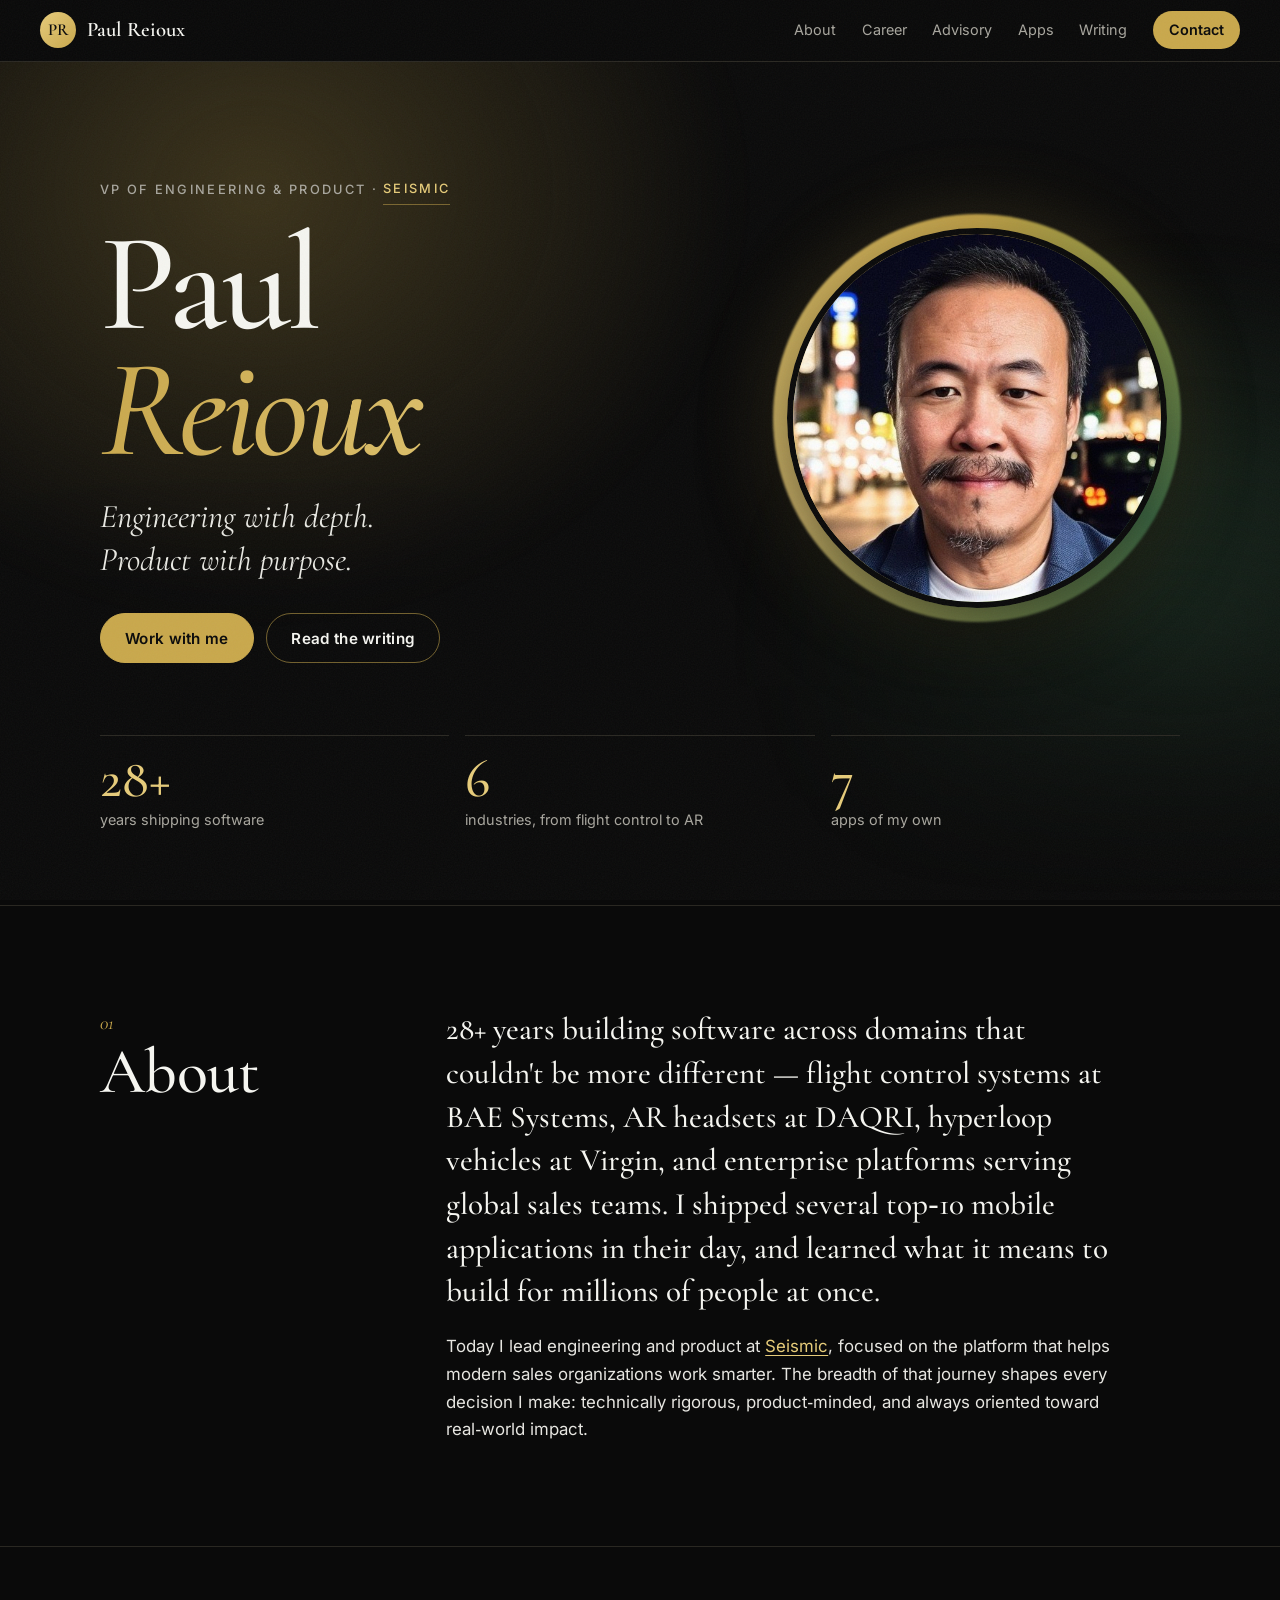
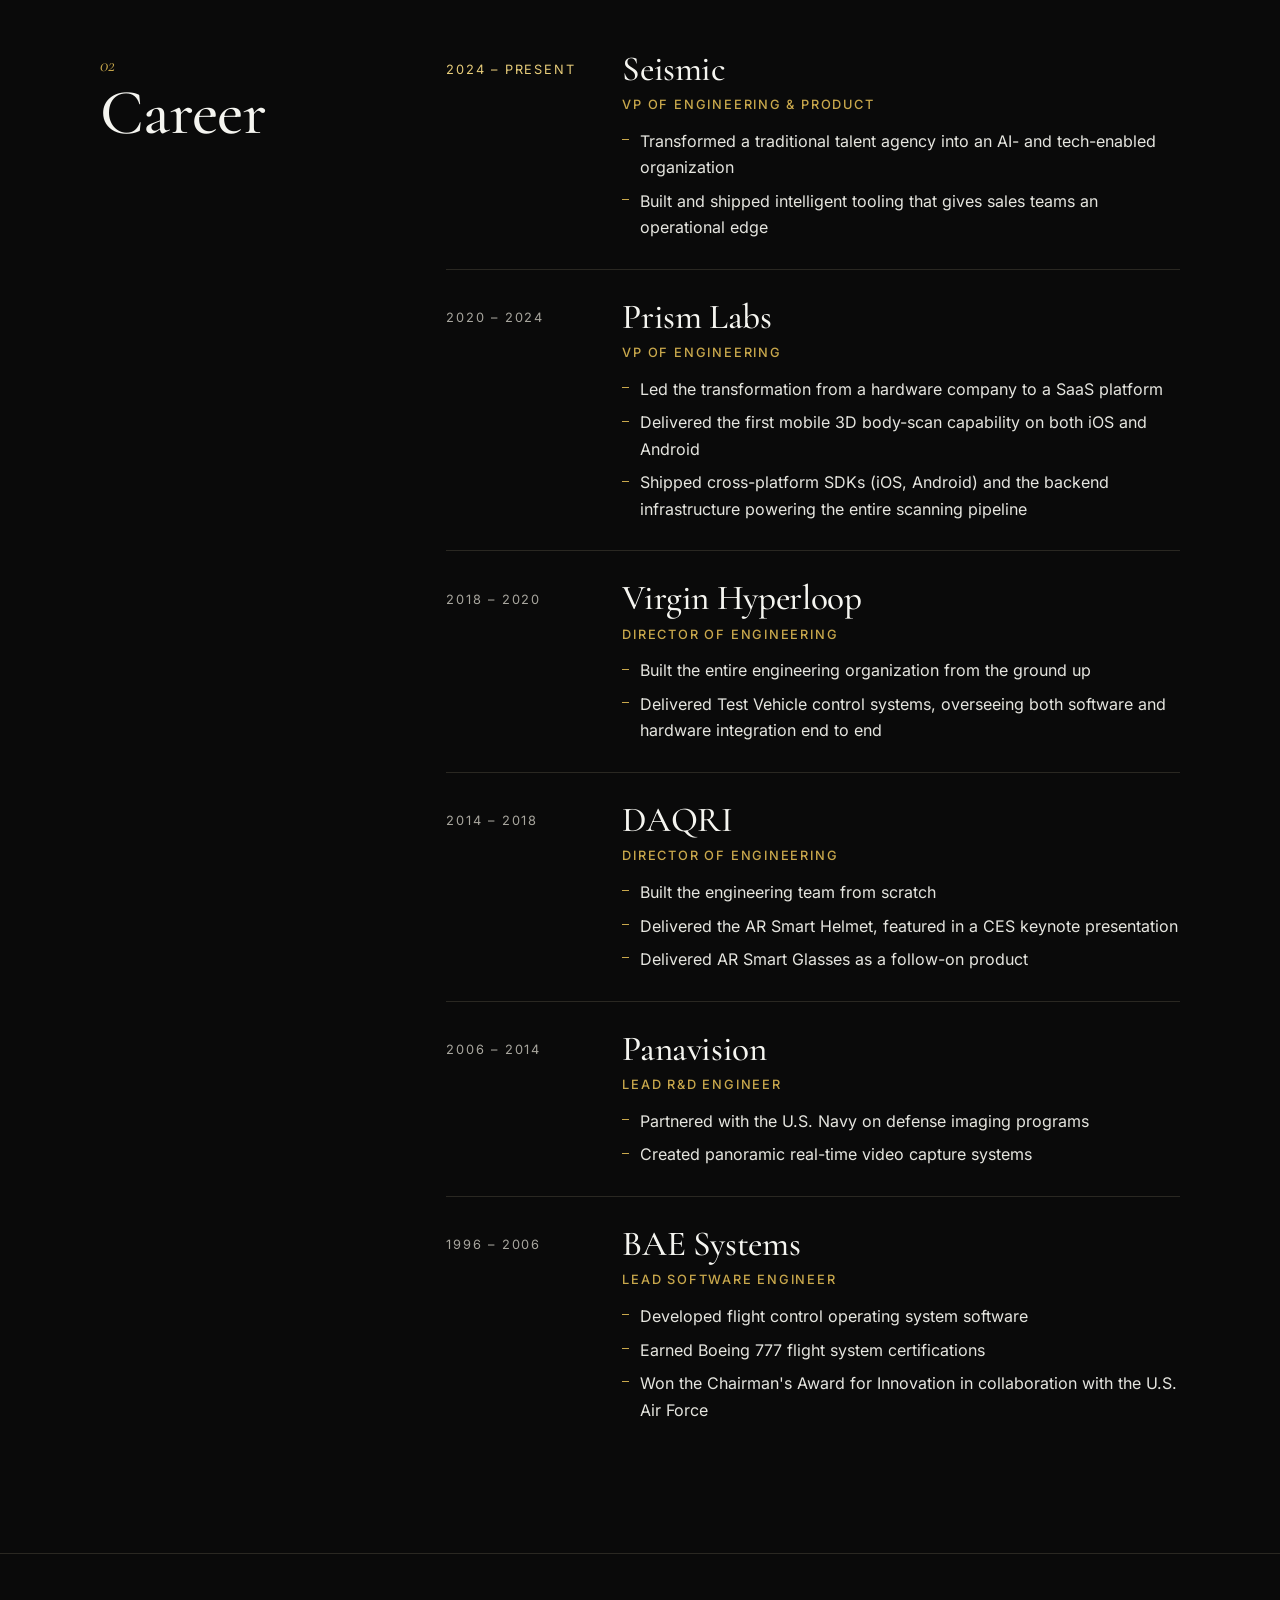
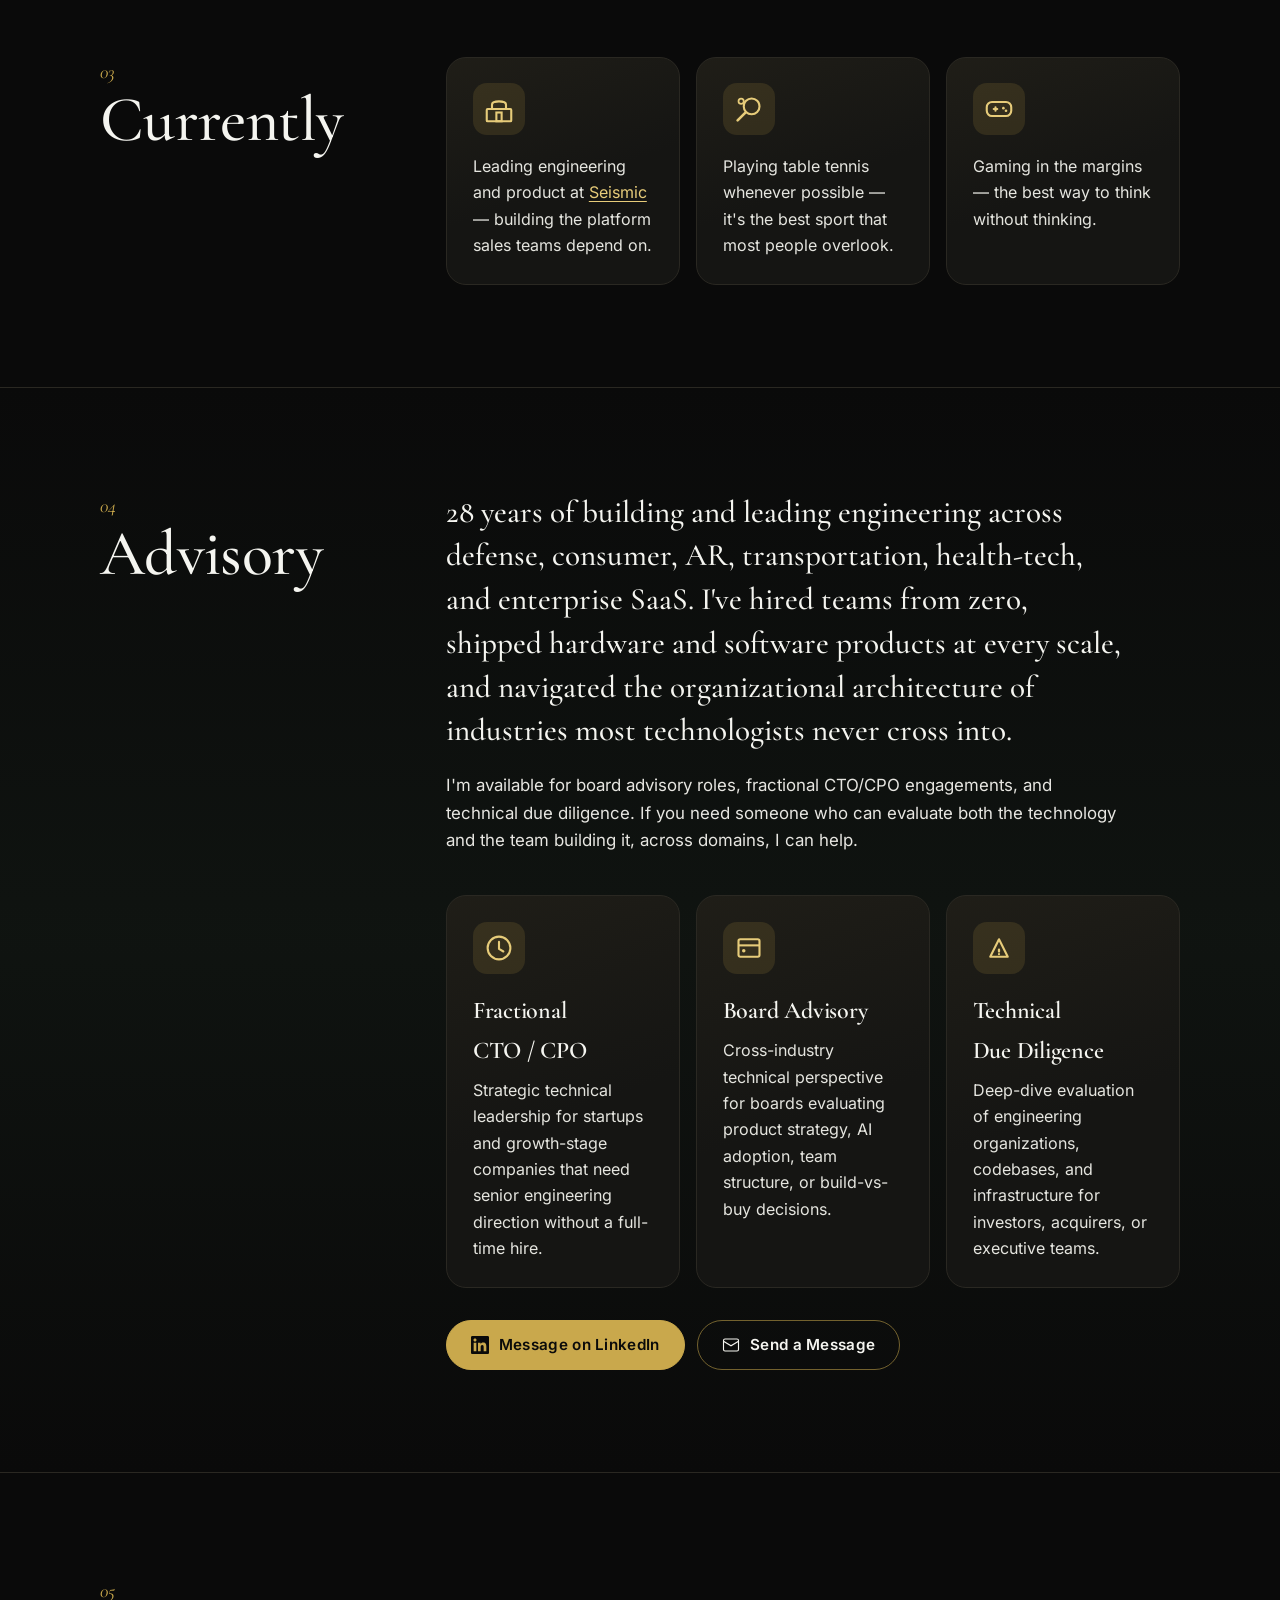
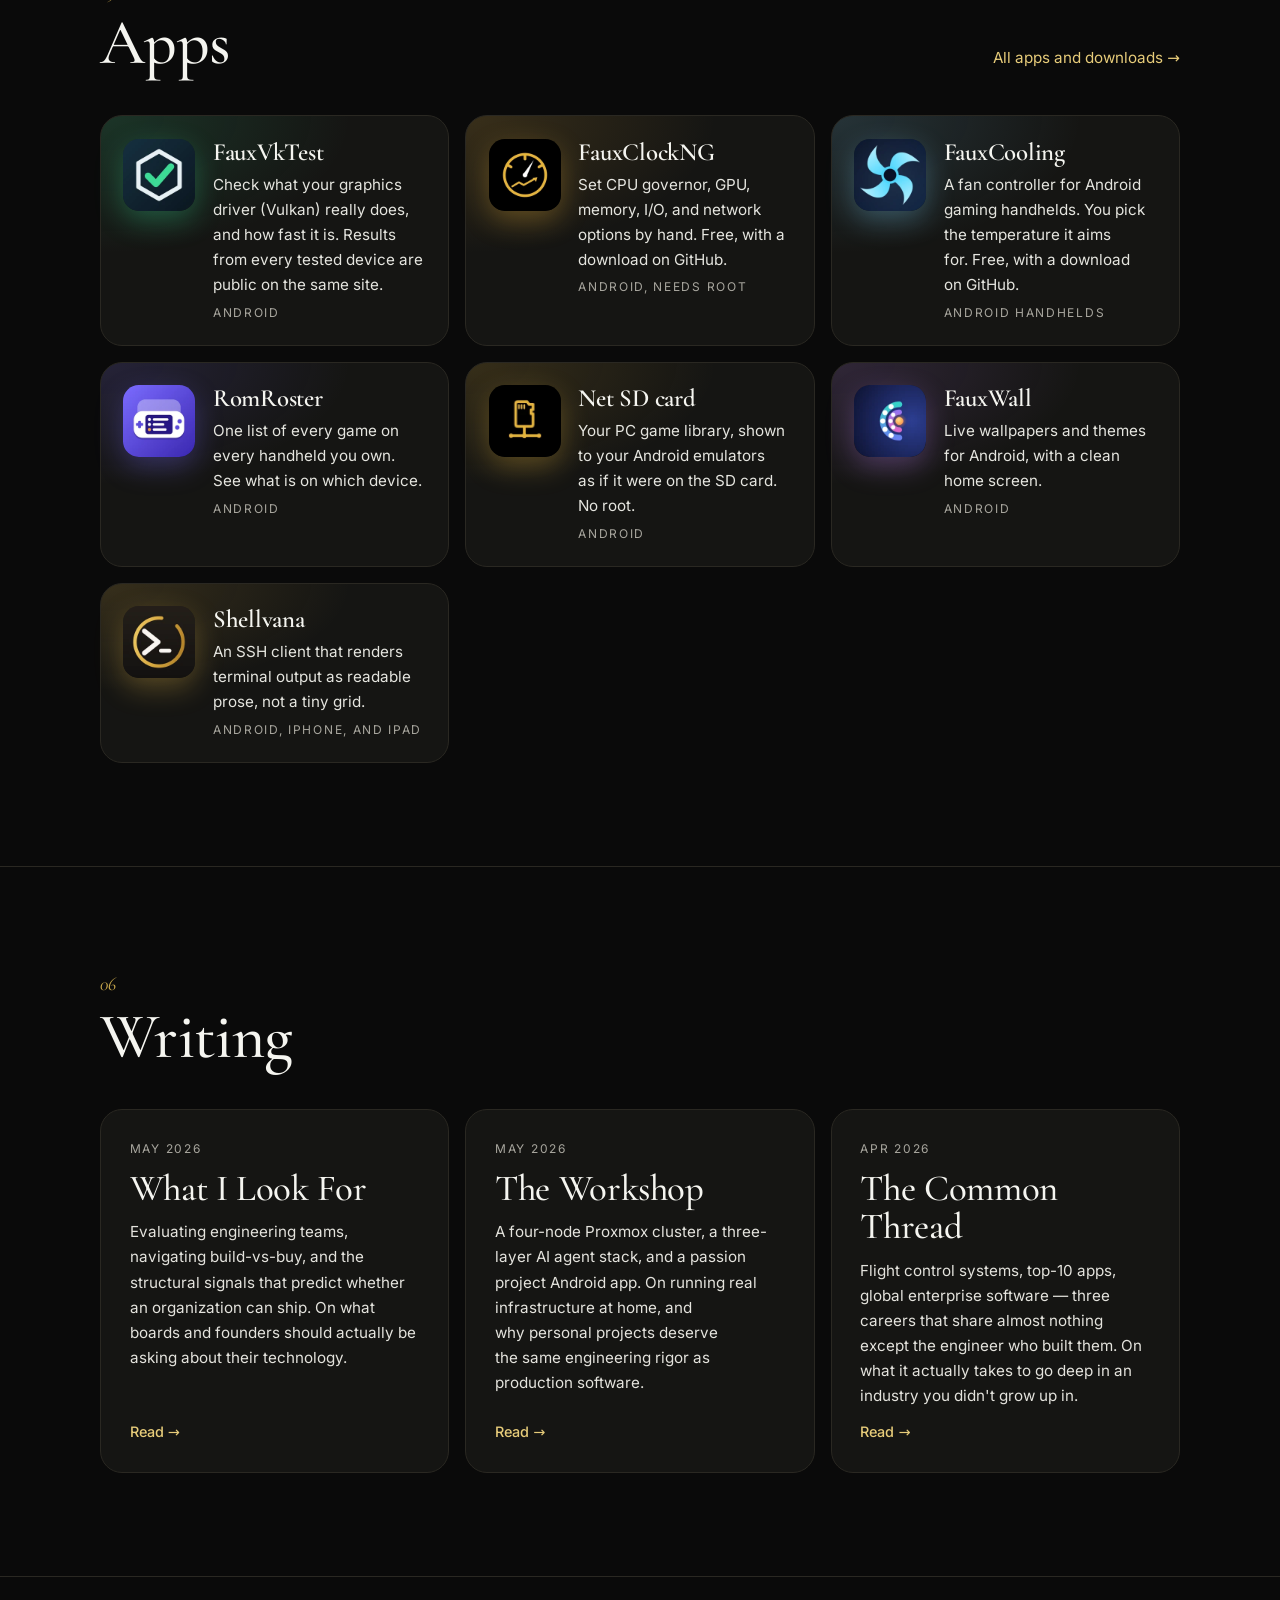
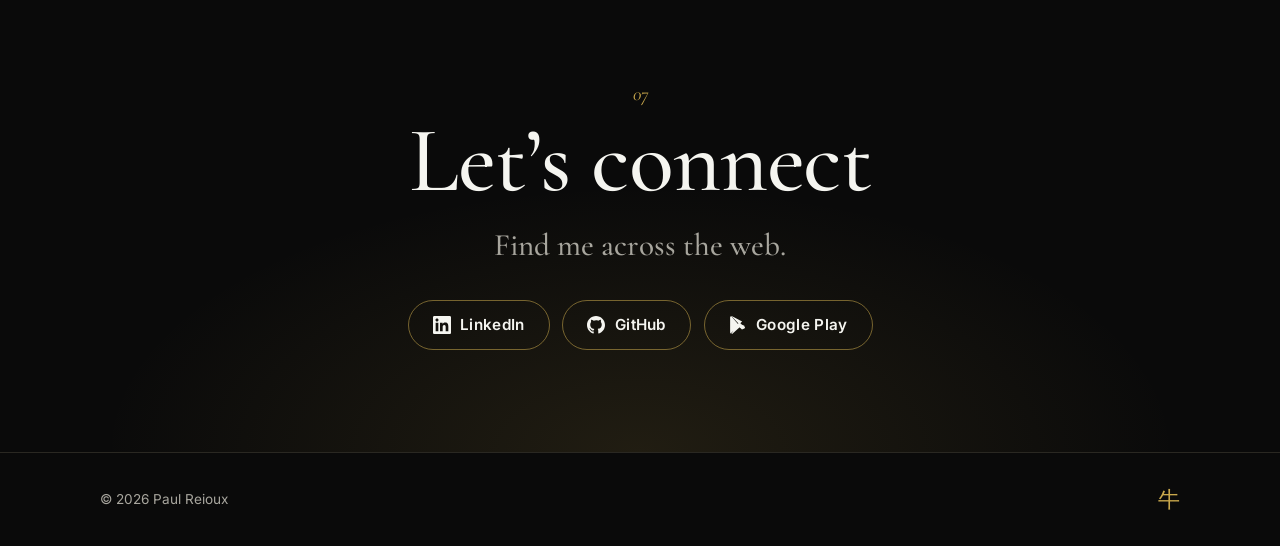
<file: index.html>
<!DOCTYPE html>
<html lang="en">
<head>
  <meta charset="UTF-8">
  <meta name="viewport" content="width=device-width, initial-scale=1">
  <meta name="color-scheme" content="dark">
  <meta name="text-scale" content="scale">
  <meta name="description" content="Paul Reioux — VP of Engineering &amp; Product. 28+ years building software across defense, consumer, and enterprise.">
  <meta name="robots" content="index, follow">
  <link rel="canonical" href="https://canonspike.com/">
  <link rel="icon" href="/favicon.ico" sizes="48x48">
  <link rel="icon" href="/images/favicon.svg" type="image/svg+xml">
  <link rel="apple-touch-icon" href="/images/apple-touch-icon.png">
  <meta name="theme-color" content="#0a0a0a">
  <title>Paul Reioux</title>
  <link rel="preload" href="/fonts/CormorantGaramond-normal-latin.woff2" as="font" type="font/woff2" crossorigin>
  <link rel="stylesheet" href="/fonts/fonts.css">
  <link rel="stylesheet" href="/home.css">
  <script type="module" src="/topbar.js"></script>
  <script type="speculationrules">{"prefetch": [{"where": {"href_matches": "/blog/*"}, "eagerness": "moderate"}]}</script>
</head>
<body>
  <a class="skip" href="#about">Skip to content</a>
  <div class="grain" aria-hidden="true"></div>

  <header class="topbar">
    <a class="brand" href="/" aria-label="Paul Reioux, home"><span class="mono" aria-hidden="true">PR</span><span class="brand-name">Paul Reioux</span></a>
    <nav aria-label="Sections">
      <a href="#about">About</a>
      <a href="#career">Career</a>
      <a href="#advisory">Advisory</a>
      <a href="#apps">Apps</a>
      <a href="#writing">Writing</a>
      <a class="pill" href="#contact">Contact</a>
    </nav>
  </header>

  <main>
    <section class="hero" aria-labelledby="name">
      <div class="glow" aria-hidden="true"></div>
      <div class="wrap hero-grid">
        <div class="hero-text">
          <p class="eyebrow">VP of Engineering &amp; Product · <a href="https://seismic.co" target="_blank" rel="noopener noreferrer">Seismic</a></p>
          <h1 id="name"><span>Paul</span> <span class="gold">Reioux</span></h1>
          <p class="tagline">Engineering with depth.<br>Product with purpose.</p>
          <div class="ctas">
            <a class="btn solid" href="#advisory">Work with me</a>
            <a class="btn ghost" href="#writing">Read the writing</a>
          </div>
        </div>
        <figure class="portrait">
          <img src="/images/profile.jpg" alt="Paul Reioux" width="512" height="512" fetchpriority="high">
        </figure>
      </div>
      <ul class="stats wrap" aria-label="At a glance">
        <li><strong>28+</strong><span>years shipping software</span></li>
        <li><strong>6</strong><span>industries, from flight control to AR</span></li>
        <li><strong>7</strong><span>apps of my own</span></li>
      </ul>
    </section>

    <section id="about" class="band" aria-labelledby="h-about" tabindex="-1">
      <div class="wrap split">
        <header class="sec-head"><p class="num">01</p><h2 id="h-about">About</h2></header>
        <div class="prose">
          <p class="lead">28&plus; years building software across domains that couldn't be more different — flight control systems at BAE Systems, AR headsets at DAQRI, hyperloop vehicles at Virgin, and enterprise platforms serving global sales teams. I shipped several top&#8209;10 mobile applications in their day, and learned what it means to build for millions of people at once.</p>
          <p>Today I lead engineering and product at <a href="https://seismic.co" target="_blank" rel="noopener noreferrer" class="text-link">Seismic</a>, focused on the platform that helps modern sales organizations work smarter. The breadth of that journey shapes every decision I make: technically rigorous, product&#8209;minded, and always oriented toward real&#8209;world impact.</p>
        </div>
      </div>
    </section>

    <section id="career" class="band" aria-labelledby="h-career">
      <div class="wrap split">
        <header class="sec-head"><p class="num">02</p><h2 id="h-career">Career</h2></header>
        <ol class="jobs">
          <li class="job">
            <p class="when">2024 &ndash; Present</p>
            <div class="what">
              <h3>Seismic</h3>
              <p class="role">VP of Engineering &amp; Product</p>
              <ul><li>Transformed a traditional talent agency into an AI- and tech-enabled organization</li>
                <li>Built and shipped intelligent tooling that gives sales teams an operational edge</li></ul>
            </div>
          </li>
          <li class="job">
            <p class="when">2020 &ndash; 2024</p>
            <div class="what">
              <h3>Prism Labs</h3>
              <p class="role">VP of Engineering</p>
              <ul><li>Led the transformation from a hardware company to a SaaS platform</li>
                <li>Delivered the first mobile 3D body-scan capability on both iOS and Android</li>
                <li>Shipped cross-platform SDKs (iOS, Android) and the backend infrastructure powering the entire scanning pipeline</li></ul>
            </div>
          </li>
          <li class="job">
            <p class="when">2018 &ndash; 2020</p>
            <div class="what">
              <h3>Virgin Hyperloop</h3>
              <p class="role">Director of Engineering</p>
              <ul><li>Built the entire engineering organization from the ground up</li>
                <li>Delivered Test Vehicle control systems, overseeing both software and hardware integration end to end</li></ul>
            </div>
          </li>
          <li class="job">
            <p class="when">2014 &ndash; 2018</p>
            <div class="what">
              <h3>DAQRI</h3>
              <p class="role">Director of Engineering</p>
              <ul><li>Built the engineering team from scratch</li>
                <li>Delivered the AR Smart Helmet, featured in a CES keynote presentation</li>
                <li>Delivered AR Smart Glasses as a follow-on product</li></ul>
            </div>
          </li>
          <li class="job">
            <p class="when">2006 &ndash; 2014</p>
            <div class="what">
              <h3>Panavision</h3>
              <p class="role">Lead R&amp;D Engineer</p>
              <ul><li>Partnered with the U.S. Navy on defense imaging programs</li>
                <li>Created panoramic real-time video capture systems</li></ul>
            </div>
          </li>
          <li class="job">
            <p class="when">1996 &ndash; 2006</p>
            <div class="what">
              <h3>BAE Systems</h3>
              <p class="role">Lead Software Engineer</p>
              <ul><li>Developed flight control operating system software</li>
                <li>Earned Boeing 777 flight system certifications</li>
                <li>Won the Chairman's Award for Innovation in collaboration with the U.S. Air Force</li></ul>
            </div>
          </li>
        </ol>
      </div>
    </section>

    <section id="currently" class="band" aria-labelledby="h-now">
      <div class="wrap split">
        <header class="sec-head"><p class="num">03</p><h2 id="h-now">Currently</h2></header>
        <ul class="tiles three">
          <li class="tile"><span class="ico" aria-hidden="true"><svg width="28" height="28" viewBox="0 0 16 16" fill="none"> <rect x="1" y="8" width="14" height="7" stroke="currentColor" stroke-width="1.2" rx="0.5"/> <path d="M4 8V5.5C4 3.015 12 3.015 12 5.5V8" stroke="currentColor" stroke-width="1.2"/> <rect x="6.5" y="10" width="3" height="5" stroke="currentColor" stroke-width="1.2"/> </svg></span><p>Leading engineering and product at <a href="https://seismic.co" target="_blank" rel="noopener noreferrer" class="text-link">Seismic</a> — building the platform sales teams depend on.</p></li>
          <li class="tile"><span class="ico" aria-hidden="true"><svg width="28" height="28" viewBox="0 0 16 16" fill="none"> <circle cx="9.5" cy="6.5" r="4.5" stroke="currentColor" stroke-width="1.2"/> <path d="M6.1 9.9L1.5 14.5" stroke="currentColor" stroke-width="1.5" stroke-linecap="round"/> <circle cx="3.5" cy="3.5" r="1.5" stroke="currentColor" stroke-width="1"/> </svg></span><p>Playing table tennis whenever possible — it's the best sport that most people overlook.</p></li>
          <li class="tile"><span class="ico" aria-hidden="true"><svg width="28" height="28" viewBox="0 0 16 16" fill="none"> <rect x="1" y="4" width="14" height="8" rx="3" stroke="currentColor" stroke-width="1.2"/> <path d="M5 8H7M6 7V9" stroke="currentColor" stroke-width="1.2" stroke-linecap="round"/> <circle cx="10.5" cy="7.5" r="0.75" fill="currentColor"/> <circle cx="12" cy="9" r="0.75" fill="currentColor"/> </svg></span><p>Gaming in the margins — the best way to think without thinking.</p></li>
        </ul>
      </div>
    </section>

    <section id="advisory" class="band band-feature" aria-labelledby="h-adv">
      <div class="wrap split">
        <header class="sec-head"><p class="num">04</p><h2 id="h-adv">Advisory</h2></header>
        <div>
          <div class="prose">
            <p class="lead">28 years of building and leading engineering across defense, consumer, AR, transportation, health-tech, and enterprise SaaS. I've hired teams from zero, shipped hardware and software products at every scale, and navigated the organizational architecture of industries most technologists never cross into.</p>
            <p>I'm available for board advisory roles, fractional CTO/CPO engagements, and technical due diligence. If you need someone who can evaluate both the technology and the team building it, across domains, I can help.</p>
          </div>
          <ul class="tiles three">
            <li class="tile"><span class="ico" aria-hidden="true"><svg width="28" height="28" viewBox="0 0 16 16" fill="none"> <circle cx="8" cy="8" r="6.5" stroke="currentColor" stroke-width="1.2"/> <path d="M8 4.5V8.5L10.5 10" stroke="currentColor" stroke-width="1.2" stroke-linecap="round" stroke-linejoin="round"/> </svg></span><h3>Fractional CTO / CPO</h3><p>Strategic technical leadership for startups and growth-stage companies that need senior engineering direction without a full-time hire.</p></li>
            <li class="tile"><span class="ico" aria-hidden="true"><svg width="28" height="28" viewBox="0 0 16 16" fill="none"> <rect x="2" y="3" width="12" height="10" rx="1" stroke="currentColor" stroke-width="1.2"/> <path d="M2 6.5H14" stroke="currentColor" stroke-width="1.2"/> <circle cx="5" cy="9.5" r="1" fill="currentColor"/> </svg></span><h3>Board Advisory</h3><p>Cross-industry technical perspective for boards evaluating product strategy, AI adoption, team structure, or build-vs-buy decisions.</p></li>
            <li class="tile"><span class="ico" aria-hidden="true"><svg width="28" height="28" viewBox="0 0 16 16" fill="none"> <path d="M3 13L8 3L13 13H3Z" stroke="currentColor" stroke-width="1.2" stroke-linejoin="round"/> <path d="M8 9V10" stroke="currentColor" stroke-width="1.3" stroke-linecap="round"/> <circle cx="8" cy="11.5" r="0.6" fill="currentColor"/> </svg></span><h3>Technical Due Diligence</h3><p>Deep-dive evaluation of engineering organizations, codebases, and infrastructure for investors, acquirers, or executive teams.</p></li>
          </ul>
          <div class="ctas">
            <a class="btn solid" href="https://www.linkedin.com/in/paulreioux" target="_blank" rel="noopener noreferrer"><svg class="btn-icon" width="18" height="18" viewBox="0 0 24 24" fill="currentColor" aria-hidden="true"> <path d="M20.447 20.452h-3.554v-5.569c0-1.328-.027-3.037-1.852-3.037-1.853 0-2.136 1.445-2.136 2.939v5.667H9.351V9h3.414v1.561h.046c.477-.9 1.637-1.85 3.37-1.85 3.601 0 4.267 2.37 4.267 5.455v6.286zM5.337 7.433c-1.144 0-2.063-.926-2.063-2.065 0-1.138.92-2.063 2.063-2.063 1.14 0 2.064.925 2.064 2.063 0 1.139-.925 2.065-2.064 2.065zm1.782 13.019H3.555V9h3.564v11.452zM22.225 0H1.771C.792 0 0 .774 0 1.729v20.542C0 23.227.792 24 1.771 24h20.451C23.2 24 24 23.227 24 22.271V1.729C24 .774 23.2 0 22.222 0h.003z"/> </svg> Message on LinkedIn</a>
            <button type="button" class="btn ghost" id="show-contact-form" aria-expanded="false" aria-controls="contact-form"><svg class="btn-icon" width="18" height="18" viewBox="0 0 24 24" fill="none" stroke="currentColor" stroke-width="1.5" aria-hidden="true"> <rect x="2" y="4" width="20" height="16" rx="2"/> <path d="M2 7L12 13L22 7"/> </svg> Send a Message</button>
          </div>
          <form id="contact-form" class="contact-form" hidden>
          <input type="text" name="_hp" class="hp-field" tabindex="-1" autocomplete="off" aria-hidden="true"/>
          <div class="form-field">
            <label for="contact-name">Name</label>
            <input type="text" id="contact-name" name="name" required autocomplete="name" maxlength="200"/>
          </div>
          <div class="form-field">
            <label for="contact-email">Email</label>
            <input type="email" id="contact-email" name="email" required autocomplete="email" maxlength="200"/>
          </div>
          <div class="form-field">
            <label for="contact-message">Message</label>
            <textarea id="contact-message" name="message" required rows="4" maxlength="2000"></textarea>
          </div>
          <button type="submit" class="btn-connect btn-submit">Send</button>
          <p class="form-status" aria-live="polite"></p>
        </form>
        </div>
      </div>
    </section>

    <section id="apps" class="band" aria-labelledby="h-apps">
      <div class="wrap">
        <header class="sec-head row"><p class="num">05</p><h2 id="h-apps">Apps</h2><a class="more" href="https://fauxapps.canonspike.com/">All apps and downloads &rarr;</a></header>
        <ul class="apps">
          <li class="app a-fauxvktest">
            <img src="/images/apps/fauxvktest.webp" width="72" height="72" alt="" loading="lazy">
            <div>
              <h3><a class="stretch" href="https://fauxvkdb.canonspike.com/" translate="no">FauxVkTest</a></h3>
              <p>Check what your graphics driver (Vulkan) really does, and how fast it is. Results from every tested device are public on the same site.</p>
              <p class="meta">Android</p>
            </div>
          </li>
          <li class="app a-fauxclockng">
            <img src="/images/apps/fauxclockng.webp" width="72" height="72" alt="" loading="lazy">
            <div>
              <h3><a class="stretch" href="https://fauxclockng.canonspike.com/" translate="no">FauxClockNG</a></h3>
              <p>Set CPU governor, GPU, memory, I/O, and network options by hand. Free, with a download on GitHub.</p>
              <p class="meta">Android, needs root</p>
            </div>
          </li>
          <li class="app a-fauxcooling">
            <img src="/images/apps/fauxcooling.webp" width="72" height="72" alt="" loading="lazy">
            <div>
              <h3><a class="stretch" href="https://fauxcooling.canonspike.com/" translate="no">FauxCooling</a></h3>
              <p>A fan controller for Android gaming handhelds. You pick the temperature it aims for. Free, with a download on GitHub.</p>
              <p class="meta">Android handhelds</p>
            </div>
          </li>
          <li class="app a-romroster">
            <img src="/images/apps/romroster.webp" width="72" height="72" alt="" loading="lazy">
            <div>
              <h3><a class="stretch" href="https://romroster.canonspike.com/" translate="no">RomRoster</a></h3>
              <p>One list of every game on every handheld you own. See what is on which device.</p>
              <p class="meta">Android</p>
            </div>
          </li>
          <li class="app a-netsd">
            <img src="/images/apps/netsd.webp" width="72" height="72" alt="" loading="lazy">
            <div>
              <h3><a class="stretch" href="https://netsd.canonspike.com/" translate="no">Net SD card</a></h3>
              <p>Your PC game library, shown to your Android emulators as if it were on the SD card. No root.</p>
              <p class="meta">Android</p>
            </div>
          </li>
          <li class="app a-fauxwall">
            <img src="/images/apps/fauxwall.webp" width="72" height="72" alt="" loading="lazy">
            <div>
              <h3><a class="stretch" href="https://fauxwall.canonspike.com/" translate="no">FauxWall</a></h3>
              <p>Live wallpapers and themes for Android, with a clean home screen.</p>
              <p class="meta">Android</p>
            </div>
          </li>
          <li class="app a-shellvana">
            <img src="/images/apps/shellvana.webp" width="72" height="72" alt="" loading="lazy">
            <div>
              <h3><a class="stretch" href="https://shellvana.com/" translate="no">Shellvana</a></h3>
              <p>An SSH client that renders terminal output as readable prose, not a tiny grid.</p>
              <p class="meta">Android, iPhone, and iPad</p>
            </div>
          </li>
        </ul>
      </div>
    </section>

    <section id="writing" class="band" aria-labelledby="h-writing">
      <div class="wrap">
        <header class="sec-head row"><p class="num">06</p><h2 id="h-writing">Writing</h2></header>
        <ul class="posts">
          <li class="post">
            <p class="meta">May 2026</p>
            <h3><a class="stretch" href="blog/what-i-look-for">What I Look For</a></h3>
            <p>Evaluating engineering teams, navigating build-vs-buy, and the structural signals
              that predict whether an organization can ship. On what boards and founders should
              actually be asking about their technology.</p>
            <span class="read" aria-hidden="true">Read &rarr;</span>
          </li>
          <li class="post">
            <p class="meta">May 2026</p>
            <h3><a class="stretch" href="blog/the-workshop">The Workshop</a></h3>
            <p>A four-node Proxmox cluster, a three-layer AI agent stack, and a passion project
              Android app. On running real infrastructure at home, and why personal projects
              deserve the same engineering rigor as production software.</p>
            <span class="read" aria-hidden="true">Read &rarr;</span>
          </li>
          <li class="post">
            <p class="meta">Apr 2026</p>
            <h3><a class="stretch" href="blog/the-common-thread">The Common Thread</a></h3>
            <p>Flight control systems, top-10 apps, global enterprise software — three careers that share
              almost nothing except the engineer who built them. On what it actually takes to go deep
              in an industry you didn't grow up in.</p>
            <span class="read" aria-hidden="true">Read &rarr;</span>
          </li>
        </ul>
      </div>
    </section>

    <section id="contact" class="band closing" aria-labelledby="h-contact">
      <div class="wrap">
        <p class="num">07</p>
        <h2 id="h-contact">Let&rsquo;s connect</h2>
        <p class="lead">Find me across the web.</p>
        <div class="ctas center">
          <a class="btn ghost" href="https://www.linkedin.com/in/paulreioux" target="_blank" rel="noopener noreferrer" aria-label="Paul Reioux on LinkedIn"><svg class="btn-icon" width="18" height="18" viewBox="0 0 24 24" fill="currentColor" aria-hidden="true"> <path d="M20.447 20.452h-3.554v-5.569c0-1.328-.027-3.037-1.852-3.037-1.853 0-2.136 1.445-2.136 2.939v5.667H9.351V9h3.414v1.561h.046c.477-.9 1.637-1.85 3.37-1.85 3.601 0 4.267 2.37 4.267 5.455v6.286zM5.337 7.433c-1.144 0-2.063-.926-2.063-2.065 0-1.138.92-2.063 2.063-2.063 1.14 0 2.064.925 2.064 2.063 0 1.139-.925 2.065-2.064 2.065zm1.782 13.019H3.555V9h3.564v11.452zM22.225 0H1.771C.792 0 0 .774 0 1.729v20.542C0 23.227.792 24 1.771 24h20.451C23.2 24 24 23.227 24 22.271V1.729C24 .774 23.2 0 22.222 0h.003z"/> </svg> LinkedIn</a>
          <a class="btn ghost" href="https://github.com/faux123" target="_blank" rel="noopener noreferrer" aria-label="Paul Reioux on GitHub"><svg class="btn-icon" width="18" height="18" viewBox="0 0 24 24" fill="currentColor" aria-hidden="true"> <path d="M12 0C5.374 0 0 5.373 0 12c0 5.302 3.438 9.8 8.207 11.387.599.111.793-.261.793-.577v-2.234c-3.338.726-4.033-1.416-4.033-1.416-.546-1.387-1.333-1.756-1.333-1.756-1.089-.745.083-.729.083-.729 1.205.084 1.839 1.237 1.839 1.237 1.07 1.834 2.807 1.304 3.492.997.107-.775.418-1.305.762-1.604-2.665-.305-5.467-1.334-5.467-5.931 0-1.311.469-2.381 1.236-3.221-.124-.303-.535-1.524.117-3.176 0 0 1.008-.322 3.301 1.23A11.509 11.509 0 0112 5.803c1.02.005 2.047.138 3.006.404 2.291-1.552 3.297-1.23 3.297-1.23.653 1.653.242 2.874.118 3.176.77.84 1.235 1.911 1.235 3.221 0 4.609-2.807 5.624-5.479 5.921.43.372.823 1.102.823 2.222v3.293c0 .319.192.694.801.576C20.566 21.797 24 17.3 24 12c0-6.627-5.373-12-12-12z"/> </svg> GitHub</a>
          <a class="btn ghost" href="https://play.google.com/store/apps/developer?id=Paul+Reioux" target="_blank" rel="noopener noreferrer" aria-label="Paul Reioux on Google Play"><svg class="btn-icon" width="18" height="18" viewBox="0 0 24 24" fill="currentColor" aria-hidden="true"> <path d="M3.18 23.76c.3.17.64.24.98.2l13.39-11.96L13.6 8.05 3.18 23.76zm17.29-10.7L17.3 11.5l-3.7 3.3 3.7 3.3 3.2-1.58a1.52 1.52 0 000-2.46zM3.03.28A1.52 1.52 0 001.5 1.87v20.26c0 .56.32 1.05.78 1.3L13.1 12 3.03.28zm10.57 10.74l3.95-3.53L4.16.24A1.53 1.53 0 003.18.04L13.6 11.02z"/> </svg> Google Play</a>
        </div>
      </div>
    </section>
  </main>

  <footer class="site-footer">
    <div class="wrap footer-inner">
      <span>&copy; <span id="year">2026</span> Paul Reioux</span>
      <span class="footer-ox" role="img" title="Year of the Ox" aria-label="Year of the Ox">&#29275;</span>
    </div>
  </footer>

  <script src="/main.js"></script>
</body>
</html>
</file>
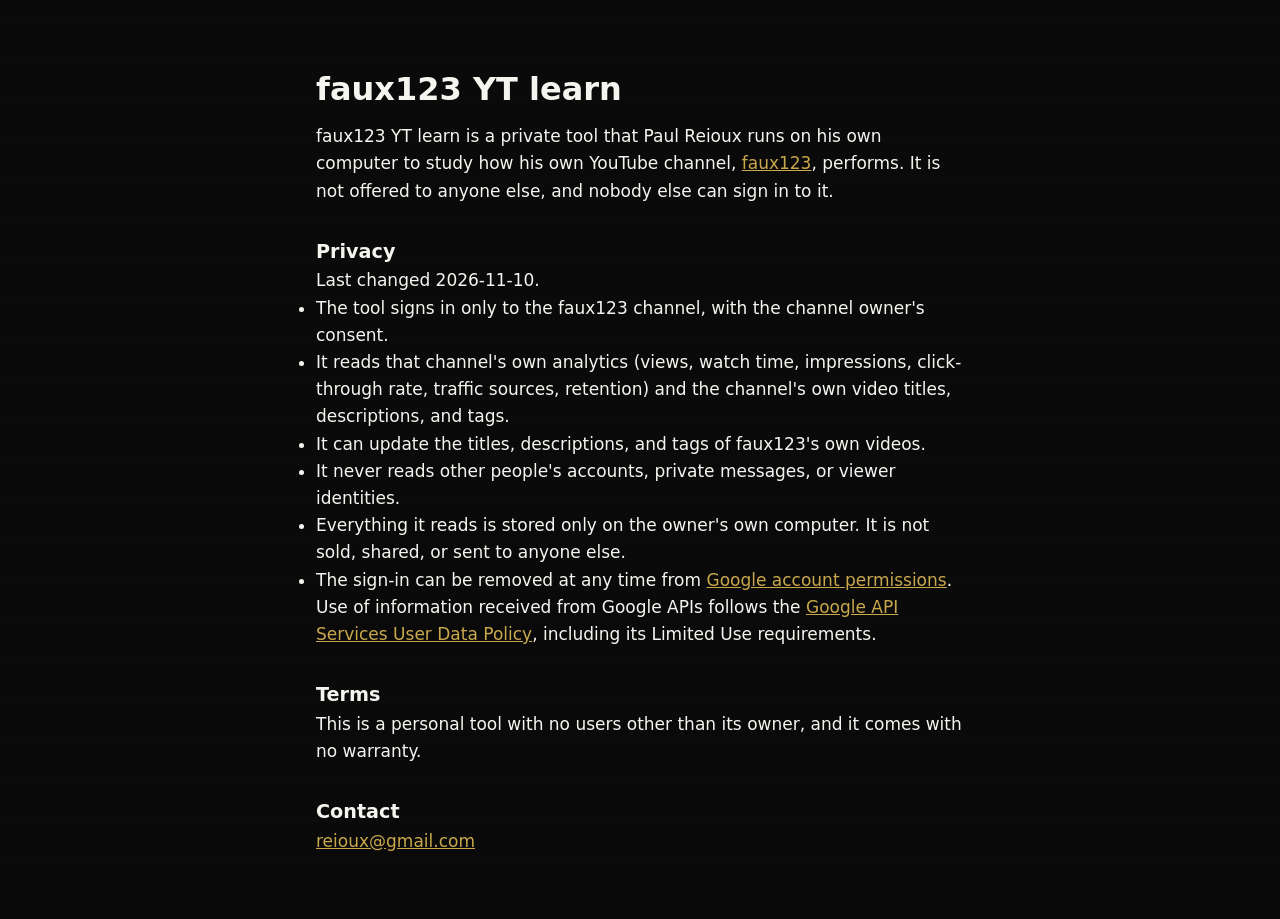
<file: yt-learn/index.html>
<!doctype html>
<html lang="en">
<head>
<meta charset="utf-8">
<meta name="viewport" content="width=device-width, initial-scale=1">
<title>faux123 YT learn</title>
<meta name="description" content="What the faux123 YT learn tool reads and keeps.">
<link rel="stylesheet" href="/style.css">
<style>
  main { max-width: 680px; margin: 0 auto; padding: 64px 16px; line-height: 1.6; }
  h1 { font-size: 2rem; margin-bottom: .5rem; }
  h2 { font-size: 1.2rem; margin-top: 2rem; }
  a { color: #C9A84C; }
</style>
</head>
<body>
<main>
  <h1>faux123 YT learn</h1>
  <p>faux123 YT learn is a private tool that Paul Reioux runs on his own computer to study how his
  own YouTube channel, <a href="https://www.youtube.com/@faux123">faux123</a>, performs. It is not offered
  to anyone else, and nobody else can sign in to it.</p>

  <h2 id="privacy">Privacy</h2>
  <p>Last changed 2026-11-10.</p>
  <ul>
    <li>The tool signs in only to the faux123 channel, with the channel owner's consent.</li>
    <li>It reads that channel's own analytics (views, watch time, impressions, click-through rate,
      traffic sources, retention) and the channel's own video titles, descriptions, and tags.</li>
    <li>It can update the titles, descriptions, and tags of faux123's own videos.</li>
    <li>It never reads other people's accounts, private messages, or viewer identities.</li>
    <li>Everything it reads is stored only on the owner's own computer. It is not sold, shared, or
      sent to anyone else.</li>
    <li>The sign-in can be removed at any time from
      <a href="https://myaccount.google.com/permissions">Google account permissions</a>.</li>
  </ul>
  <p>Use of information received from Google APIs follows the
  <a href="https://developers.google.com/terms/api-services-user-data-policy">Google API Services User
  Data Policy</a>, including its Limited Use requirements.</p>

  <h2 id="terms">Terms</h2>
  <p>This is a personal tool with no users other than its owner, and it comes with no warranty.</p>

  <h2>Contact</h2>
  <p><a href="mailto:reioux@gmail.com">reioux@gmail.com</a></p>
</main>
</body>
</html>
</file>
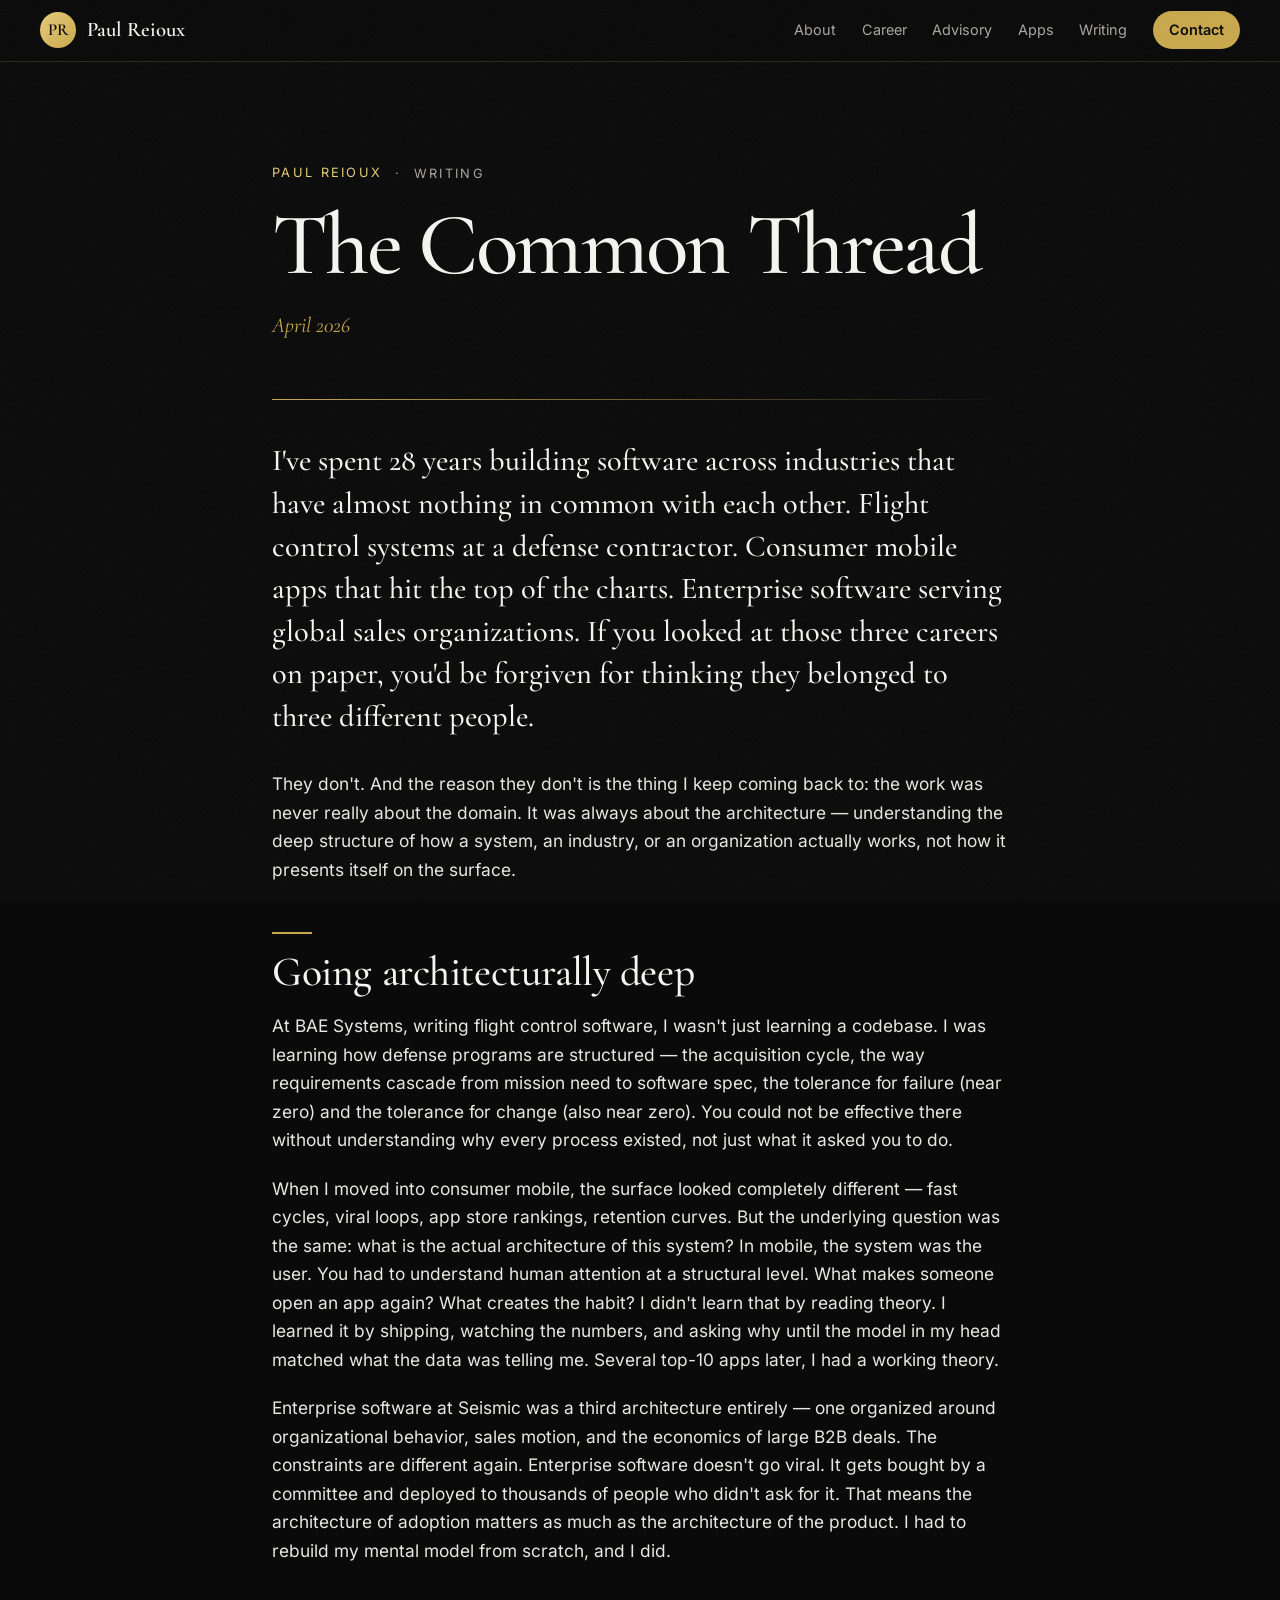
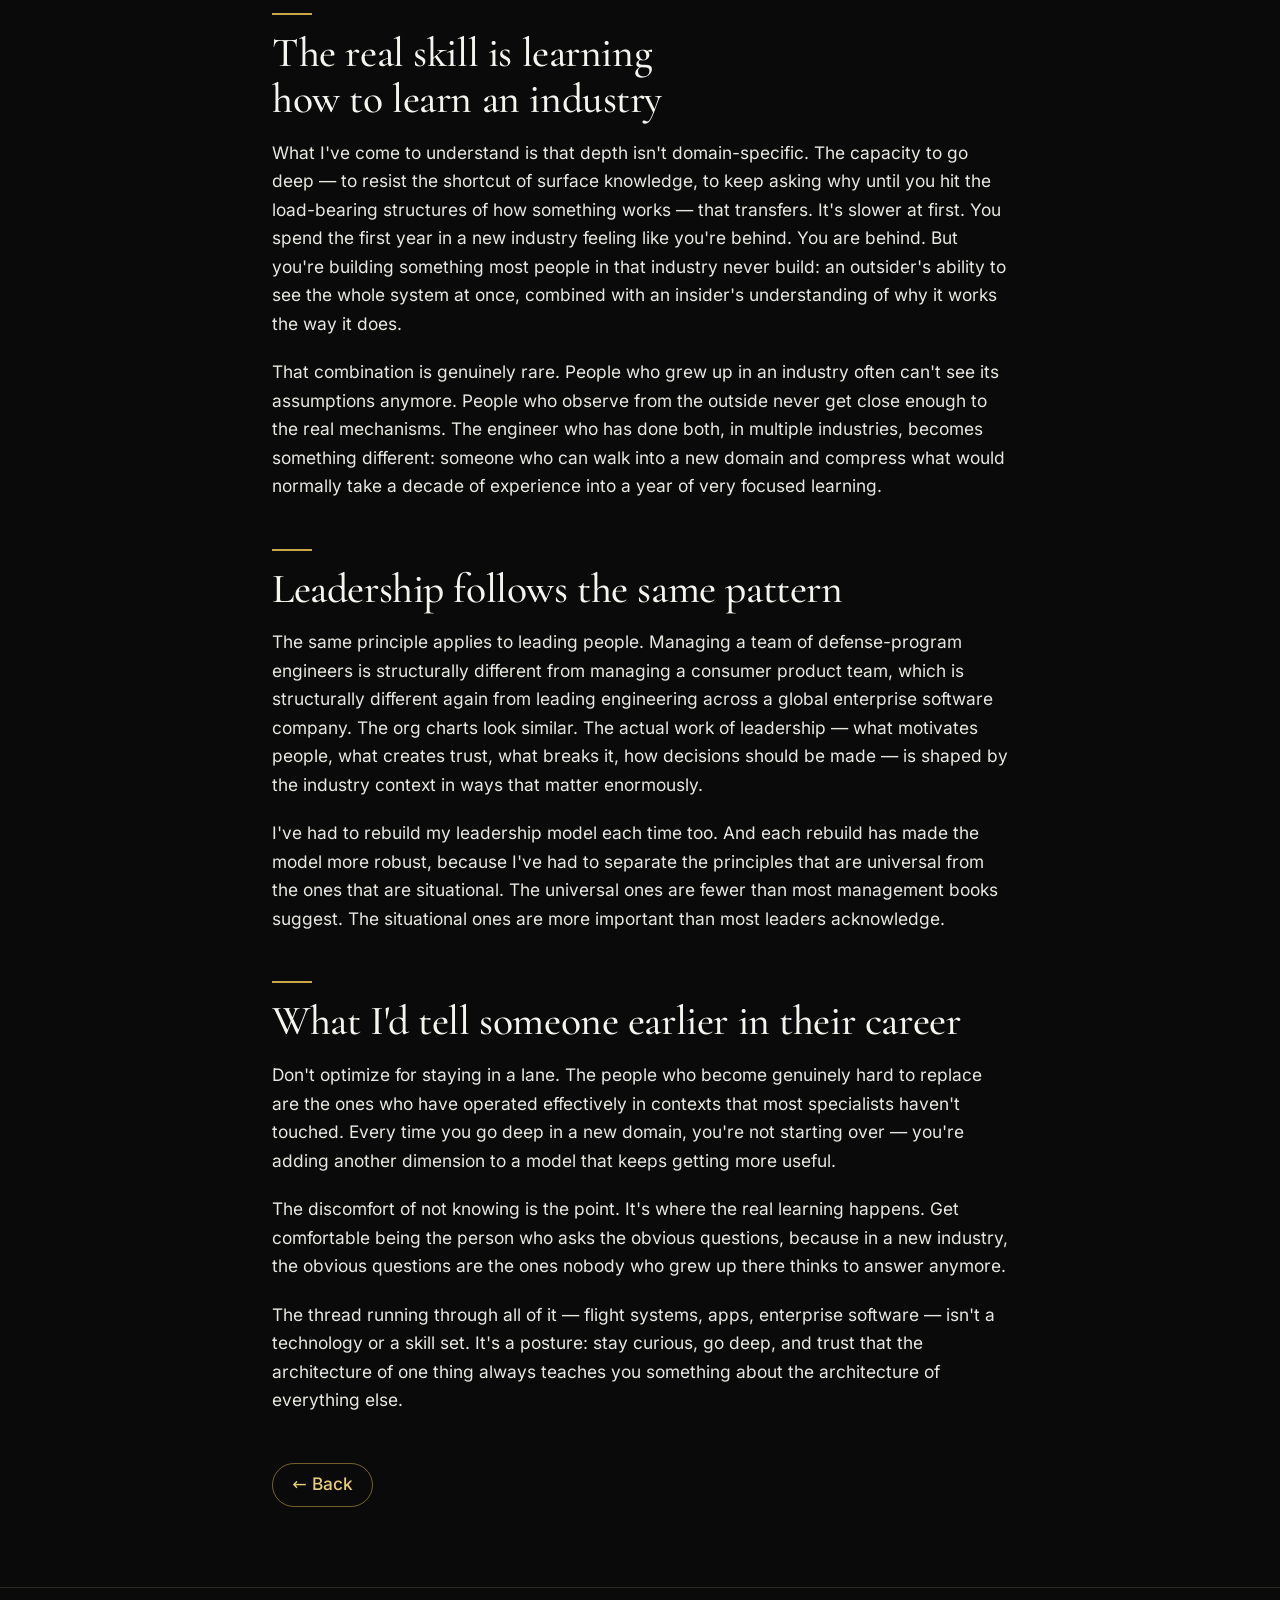
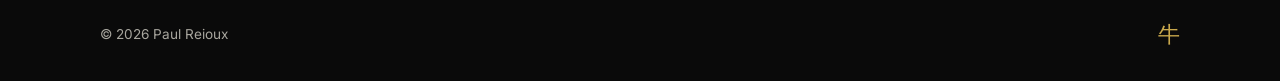
<file: blog/the-common-thread.html>
<!DOCTYPE html>
<html lang="en">
<head>
  <meta charset="UTF-8"/>
  <meta name="viewport" content="width=device-width, initial-scale=1"/>
  <meta name="color-scheme" content="dark"/>
  <meta name="text-scale" content="scale"/>
  <meta name="description" content="On learning, adapting, and going architecturally deep across radically different industries — by Paul Reioux."/>
  <meta name="robots" content="index, follow"/>
  <link rel="icon" href="/favicon.ico" sizes="48x48"/>
  <link rel="icon" href="/images/favicon.svg" type="image/svg+xml"/>
  <link rel="apple-touch-icon" href="/images/apple-touch-icon.png"/>
  <meta name="theme-color" content="#0a0a0a"/>
  <title>The Common Thread — Paul Reioux</title>
  <link rel="stylesheet" href="/fonts/fonts.css"/>

  <link rel="stylesheet" href="/home.css"/>
  <link rel="stylesheet" href="/blog.css"/>
  <script type="module" src="/topbar.js"></script>
</head>
<body>

  <div class="grain" aria-hidden="true"></div>


  <a class="skip" href="#post">Skip to the article</a>
  <header class="topbar">
    <a class="brand" href="/" aria-label="Paul Reioux, home"><span class="mono" aria-hidden="true">PR</span><span class="brand-name">Paul Reioux</span></a>
    <nav aria-label="Sections">
      <a href="/#about">About</a>
      <a href="/#career">Career</a>
      <a href="/#advisory">Advisory</a>
      <a href="/#apps">Apps</a>
      <a href="/#writing">Writing</a>
      <a class="pill" href="/#contact">Contact</a>
    </nav>
  </header>

  <main>
  <article id="post" tabindex="-1">

    <header class="post-header">
      <div class="post-header-label"><a href="../">Paul Reioux</a> &nbsp;·&nbsp; Writing</div>
      <h1 class="post-h1">The Common Thread</h1>
      <div class="post-date">April 2026</div>
    </header>

    <div class="post-body">
      <hr class="post-divider"/>

      <p class="lead">
        I've spent 28 years building software across industries that have almost nothing in common with each other.
        Flight control systems at a defense contractor. Consumer mobile apps that hit the top of the charts. Enterprise
        software serving global sales organizations. If you looked at those three careers on paper, you'd be forgiven for
        thinking they belonged to three different people.
      </p>

      <p>
        They don't. And the reason they don't is the thing I keep coming back to: the work was never really about the
        domain. It was always about the architecture — understanding the deep structure of how a system, an industry, or
        an organization actually works, not how it presents itself on the surface.
      </p>

      <h2>Going architecturally deep</h2>

      <p>
        At BAE Systems, writing flight control software, I wasn't just learning a codebase. I was learning
        how defense programs are structured — the acquisition cycle, the way requirements cascade from mission need to
        software spec, the tolerance for failure (near zero) and the tolerance for change (also near zero). You could not
        be effective there without understanding why every process existed, not just what it asked you to do.
      </p>

      <p>
        When I moved into consumer mobile, the surface looked completely different — fast cycles, viral loops, app store
        rankings, retention curves. But the underlying question was the same: what is the actual architecture of this
        system? In mobile, the system was the user. You had to understand human attention at a structural level. What
        makes someone open an app again? What creates the habit? I didn't learn that by reading theory. I learned it by
        shipping, watching the numbers, and asking why until the model in my head matched what the data was telling me.
        Several top-10 apps later, I had a working theory.
      </p>

      <p>
        Enterprise software at Seismic was a third architecture entirely — one organized around organizational behavior,
        sales motion, and the economics of large B2B deals. The constraints are different again. Enterprise software
        doesn't go viral. It gets bought by a committee and deployed to thousands of people who didn't ask for it. That
        means the architecture of adoption matters as much as the architecture of the product. I had to rebuild my mental
        model from scratch, and I did.
      </p>

      <h2>The real skill is learning how to learn an industry</h2>

      <p>
        What I've come to understand is that depth isn't domain-specific. The capacity to go deep — to resist the
        shortcut of surface knowledge, to keep asking why until you hit the load-bearing structures of how something
        works — that transfers. It's slower at first. You spend the first year in a new industry feeling like you're
        behind. You are behind. But you're building something most people in that industry never build: an outsider's
        ability to see the whole system at once, combined with an insider's understanding of why it works the way it does.
      </p>

      <p>
        That combination is genuinely rare. People who grew up in an industry often can't see its assumptions anymore.
        People who observe from the outside never get close enough to the real mechanisms. The engineer who has done both,
        in multiple industries, becomes something different: someone who can walk into a new domain and compress what
        would normally take a decade of experience into a year of very focused learning.
      </p>

      <h2>Leadership follows the same pattern</h2>

      <p>
        The same principle applies to leading people. Managing a team of defense-program engineers is structurally
        different from managing a consumer product team, which is structurally different again from leading engineering
        across a global enterprise software company. The org charts look similar. The actual work of leadership — what
        motivates people, what creates trust, what breaks it, how decisions should be made — is shaped by the industry
        context in ways that matter enormously.
      </p>

      <p>
        I've had to rebuild my leadership model each time too. And each rebuild has made the model more robust, because
        I've had to separate the principles that are universal from the ones that are situational. The universal ones are
        fewer than most management books suggest. The situational ones are more important than most leaders acknowledge.
      </p>

      <h2>What I'd tell someone earlier in their career</h2>

      <p>
        Don't optimize for staying in a lane. The people who become genuinely hard to replace are the ones who have
        operated effectively in contexts that most specialists haven't touched. Every time you go deep in a new domain,
        you're not starting over — you're adding another dimension to a model that keeps getting more useful.
      </p>

      <p>
        The discomfort of not knowing is the point. It's where the real learning happens. Get comfortable being the
        person who asks the obvious questions, because in a new industry, the obvious questions are the ones nobody
        who grew up there thinks to answer anymore.
      </p>

      <p>
        The thread running through all of it — flight systems, apps, enterprise software — isn't a technology or a skill set.
        It's a posture: stay curious, go deep, and trust that the architecture of one thing always teaches you something
        about the architecture of everything else.
      </p>

      <a href="../" class="back-link">← Back</a>
    </div>

  </article>
  </main>

  <footer class="site-footer">
    <div class="wrap footer-inner">
      <span class="footer-copy">&copy; <span id="year"></span> Paul Reioux</span>
      <span class="footer-ox" title="Year of the Ox" aria-label="Year of the Ox">&#29275;</span>
    </div>
  </footer>

  <script src="../main.js"></script>
</body>
</html>
</file>
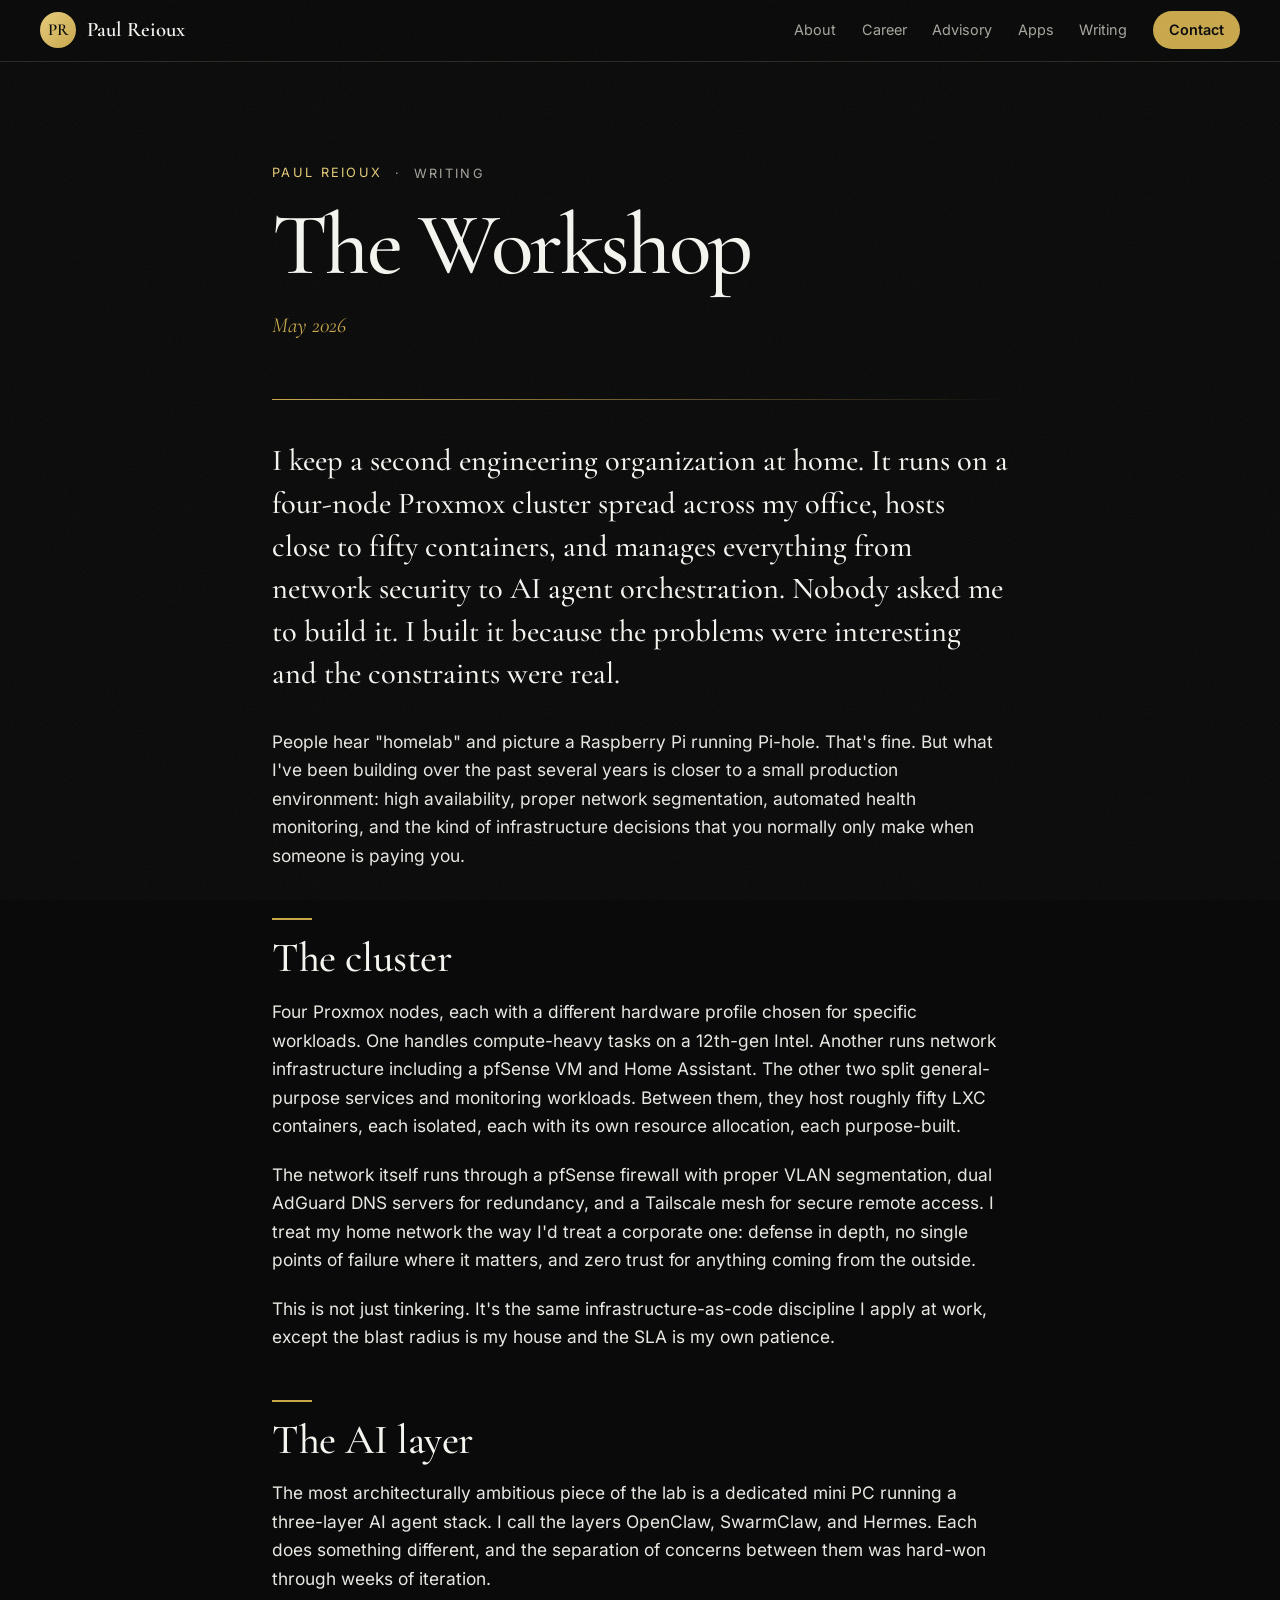
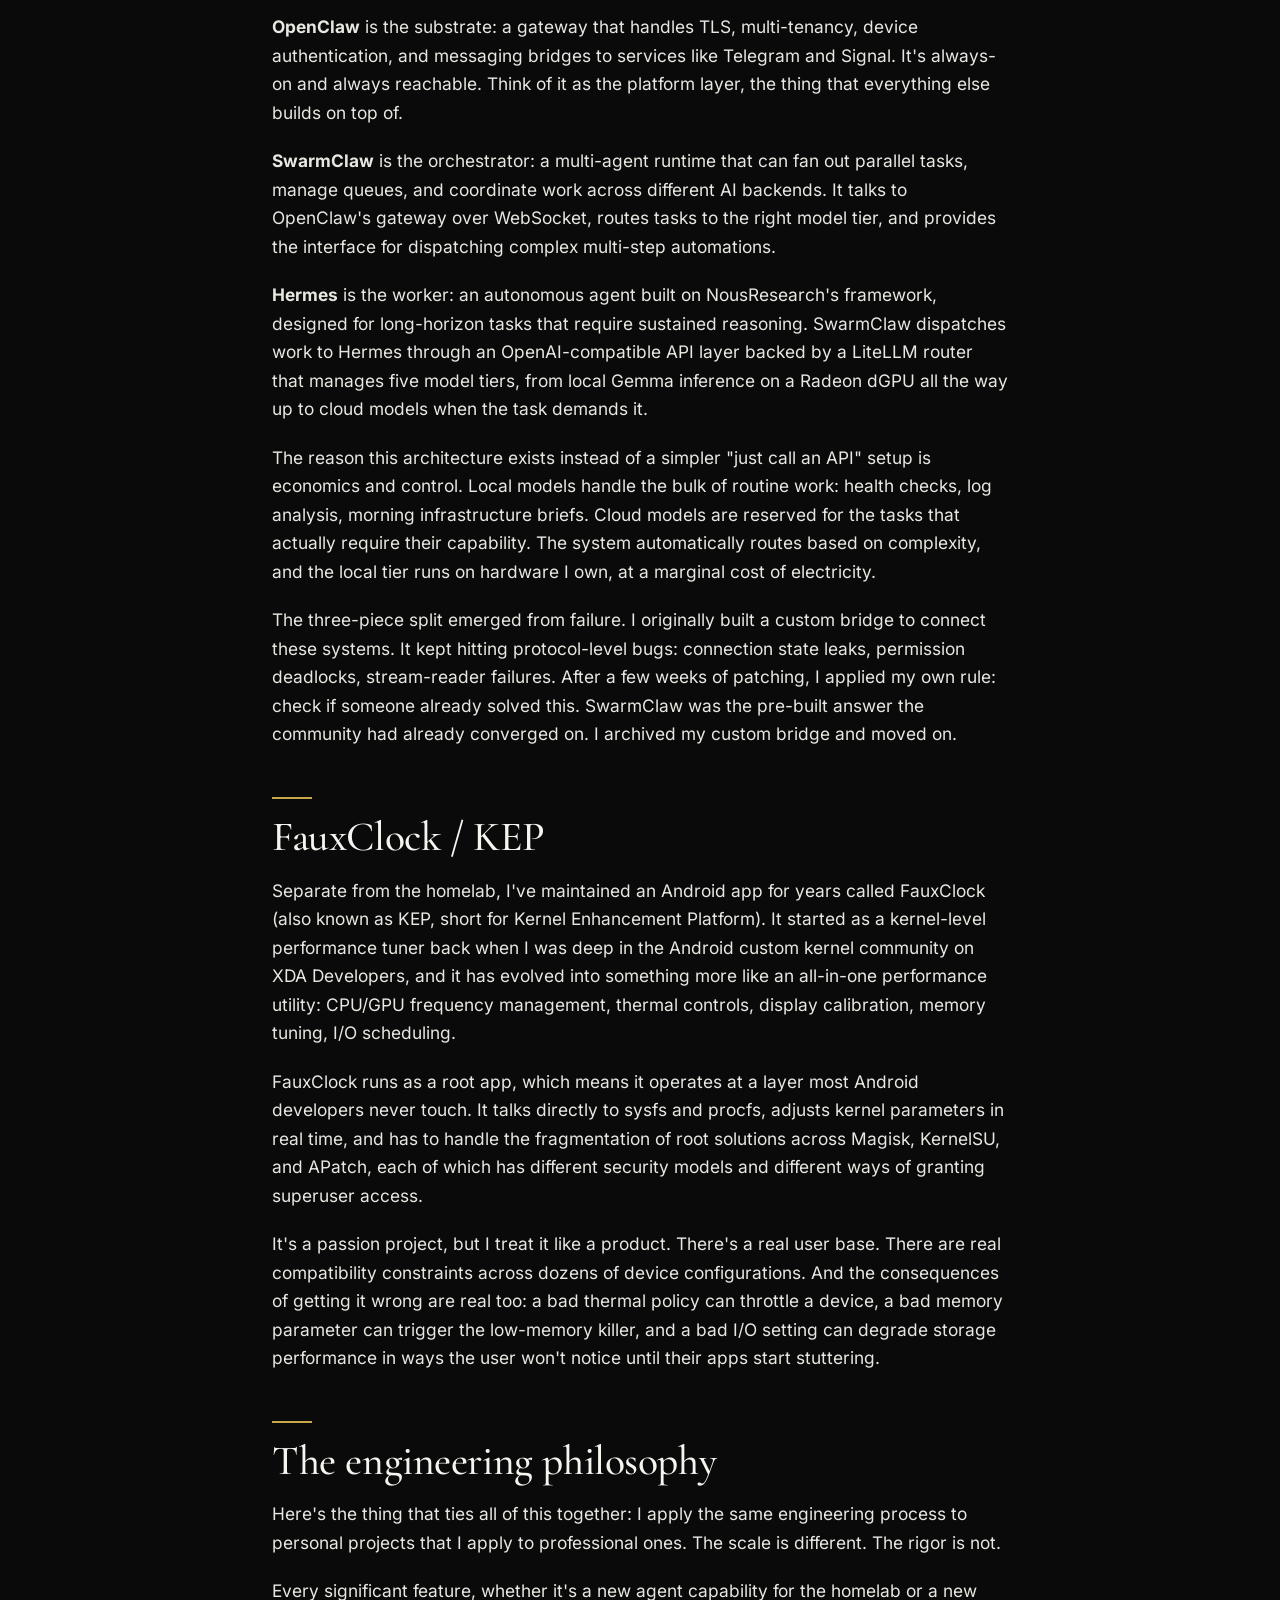
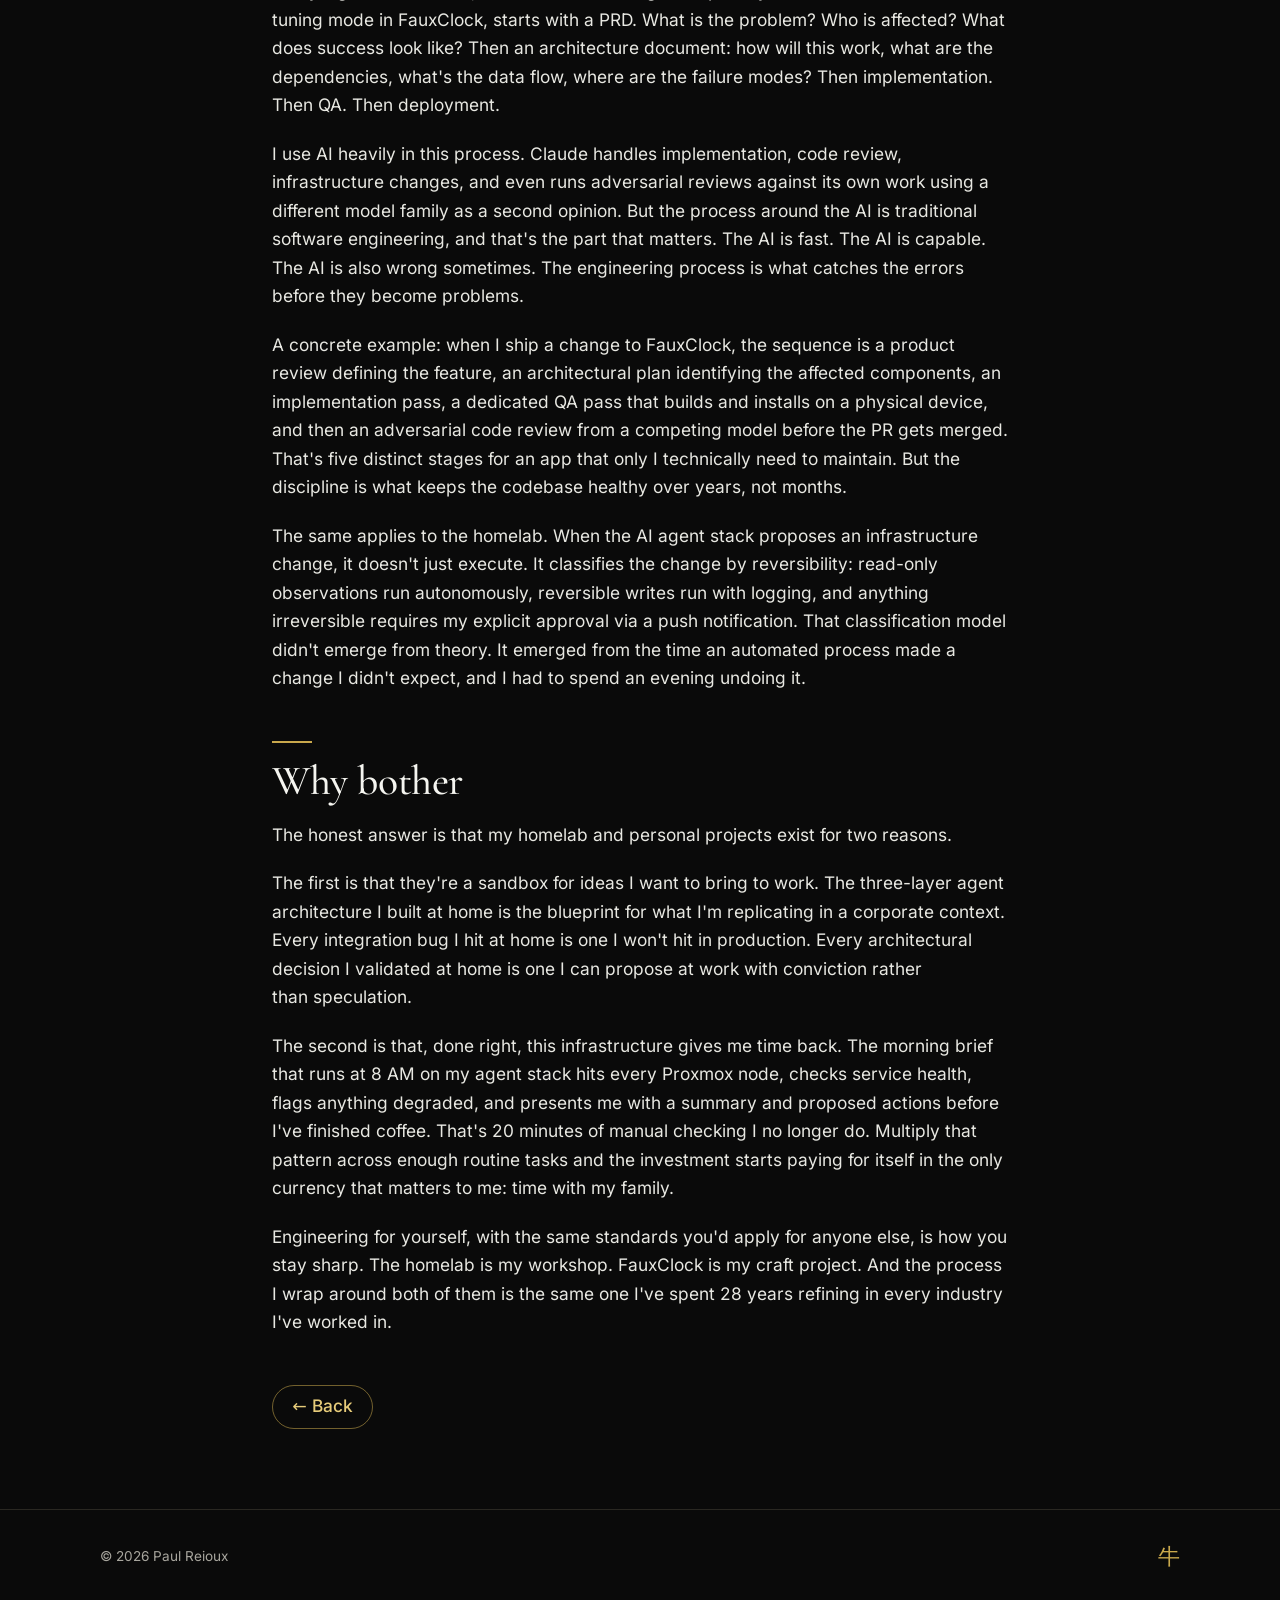
<file: blog/the-workshop.html>
<!DOCTYPE html>
<html lang="en">
<head>
  <meta charset="UTF-8"/>
  <meta name="viewport" content="width=device-width, initial-scale=1"/>
  <meta name="color-scheme" content="dark"/>
  <meta name="text-scale" content="scale"/>
  <meta name="description" content="On running a multi-node homelab, building AI agent infrastructure, and why personal projects deserve the same engineering rigor as production software — by Paul Reioux."/>
  <meta name="robots" content="index, follow"/>
  <link rel="icon" href="/favicon.ico" sizes="48x48"/>
  <link rel="icon" href="/images/favicon.svg" type="image/svg+xml"/>
  <link rel="apple-touch-icon" href="/images/apple-touch-icon.png"/>
  <meta name="theme-color" content="#0a0a0a"/>
  <title>The Workshop — Paul Reioux</title>
  <link rel="stylesheet" href="/fonts/fonts.css"/>

  <link rel="stylesheet" href="/home.css"/>
  <link rel="stylesheet" href="/blog.css"/>
  <script type="module" src="/topbar.js"></script>
</head>
<body>

  <div class="grain" aria-hidden="true"></div>


  <a class="skip" href="#post">Skip to the article</a>
  <header class="topbar">
    <a class="brand" href="/" aria-label="Paul Reioux, home"><span class="mono" aria-hidden="true">PR</span><span class="brand-name">Paul Reioux</span></a>
    <nav aria-label="Sections">
      <a href="/#about">About</a>
      <a href="/#career">Career</a>
      <a href="/#advisory">Advisory</a>
      <a href="/#apps">Apps</a>
      <a href="/#writing">Writing</a>
      <a class="pill" href="/#contact">Contact</a>
    </nav>
  </header>

  <main>
  <article id="post" tabindex="-1">

    <header class="post-header">
      <div class="post-header-label"><a href="../">Paul Reioux</a> &nbsp;·&nbsp; Writing</div>
      <h1 class="post-h1">The Workshop</h1>
      <div class="post-date">May 2026</div>
    </header>

    <div class="post-body">
      <hr class="post-divider"/>

      <p class="lead">
        I keep a second engineering organization at home. It runs on a four-node Proxmox cluster
        spread across my office, hosts close to fifty containers, and manages everything from
        network security to AI agent orchestration. Nobody asked me to build it. I built it because
        the problems were interesting and the constraints were real.
      </p>

      <p>
        People hear "homelab" and picture a Raspberry Pi running Pi-hole. That's fine. But what I've
        been building over the past several years is closer to a small production environment: high
        availability, proper network segmentation, automated health monitoring, and the kind of
        infrastructure decisions that you normally only make when someone is paying you.
      </p>

      <h2>The cluster</h2>

      <p>
        Four Proxmox nodes, each with a different hardware profile chosen for specific workloads.
        One handles compute-heavy tasks on a 12th-gen Intel. Another runs network infrastructure
        including a pfSense VM and Home Assistant. The other two split general-purpose services
        and monitoring workloads. Between them, they host roughly fifty LXC containers,
        each isolated, each with its own resource allocation, each purpose-built.
      </p>

      <p>
        The network itself runs through a pfSense firewall with proper VLAN segmentation, dual
        AdGuard DNS servers for redundancy, and a Tailscale mesh for secure remote access. I treat
        my home network the way I'd treat a corporate one: defense in depth, no single points of
        failure where it matters, and zero trust for anything coming from the outside.
      </p>

      <p>
        This is not just tinkering. It's the same infrastructure-as-code discipline I apply at work,
        except the blast radius is my house and the SLA is my own patience.
      </p>

      <h2>The AI layer</h2>

      <p>
        The most architecturally ambitious piece of the lab is a dedicated mini PC running a
        three-layer AI agent stack. I call the layers OpenClaw, SwarmClaw, and Hermes. Each does
        something different, and the separation of concerns between them was hard-won through weeks
        of iteration.
      </p>

      <p>
        <strong>OpenClaw</strong> is the substrate: a gateway that handles TLS, multi-tenancy,
        device authentication, and messaging bridges to services like Telegram and Signal. It's
        always-on and always reachable. Think of it as the platform layer, the thing that everything
        else builds on top of.
      </p>

      <p>
        <strong>SwarmClaw</strong> is the orchestrator: a multi-agent runtime that can fan out
        parallel tasks, manage queues, and coordinate work across different AI backends. It talks
        to OpenClaw's gateway over WebSocket, routes tasks to the right model tier, and provides
        the interface for dispatching complex multi-step automations.
      </p>

      <p>
        <strong>Hermes</strong> is the worker: an autonomous agent built on NousResearch's framework,
        designed for long-horizon tasks that require sustained reasoning. SwarmClaw dispatches work
        to Hermes through an OpenAI-compatible API layer backed by a LiteLLM router that manages
        five model tiers, from local Gemma inference on a Radeon dGPU all the way up to cloud models
        when the task demands it.
      </p>

      <p>
        The reason this architecture exists instead of a simpler "just call an API" setup is
        economics and control. Local models handle the bulk of routine work: health checks, log
        analysis, morning infrastructure briefs. Cloud models are reserved for the tasks that
        actually require their capability. The system automatically routes based on complexity,
        and the local tier runs on hardware I own, at a marginal cost of electricity.
      </p>

      <p>
        The three-piece split emerged from failure. I originally built a custom bridge to connect
        these systems. It kept hitting protocol-level bugs: connection state leaks, permission
        deadlocks, stream-reader failures. After a few weeks of patching, I applied my own rule:
        check if someone already solved this. SwarmClaw was the pre-built answer the community
        had already converged on. I archived my custom bridge and moved on.
      </p>

      <h2>FauxClock / KEP</h2>

      <p>
        Separate from the homelab, I've maintained an Android app for years called FauxClock
        (also known as KEP, short for Kernel Enhancement Platform). It started as a kernel-level
        performance tuner back when I was deep in the Android custom kernel community on XDA
        Developers, and it has evolved into something more like an all-in-one performance utility:
        CPU/GPU frequency management, thermal controls, display calibration, memory tuning, I/O
        scheduling.
      </p>

      <p>
        FauxClock runs as a root app, which means it operates at a layer most Android developers
        never touch. It talks directly to sysfs and procfs, adjusts kernel parameters in real time,
        and has to handle the fragmentation of root solutions across Magisk, KernelSU, and APatch,
        each of which has different security models and different ways of granting superuser access.
      </p>

      <p>
        It's a passion project, but I treat it like a product. There's a real user base. There are
        real compatibility constraints across dozens of device configurations. And the consequences
        of getting it wrong are real too: a bad thermal policy can throttle a device, a bad memory
        parameter can trigger the low-memory killer, and a bad I/O setting can degrade storage
        performance in ways the user won't notice until their apps start stuttering.
      </p>

      <h2>The engineering philosophy</h2>

      <p>
        Here's the thing that ties all of this together: I apply the same engineering process to
        personal projects that I apply to professional ones. The scale is different. The rigor is not.
      </p>

      <p>
        Every significant feature, whether it's a new agent capability for the homelab or a new
        tuning mode in FauxClock, starts with a PRD. What is the problem? Who is affected? What
        does success look like? Then an architecture document: how will this work, what are the
        dependencies, what's the data flow, where are the failure modes? Then implementation. Then
        QA. Then deployment.
      </p>

      <p>
        I use AI heavily in this process. Claude handles implementation, code review, infrastructure
        changes, and even runs adversarial reviews against its own work using a different model
        family as a second opinion. But the process around the AI is traditional software
        engineering, and that's the part that matters. The AI is fast. The AI is capable. The AI
        is also wrong sometimes. The engineering process is what catches the errors before they
        become problems.
      </p>

      <p>
        A concrete example: when I ship a change to FauxClock, the sequence is a product review
        defining the feature, an architectural plan identifying the affected components, an
        implementation pass, a dedicated QA pass that builds and installs on a physical device,
        and then an adversarial code review from a competing model before the PR gets merged.
        That's five distinct stages for an app that only I technically need to maintain. But the
        discipline is what keeps the codebase healthy over years, not months.
      </p>

      <p>
        The same applies to the homelab. When the AI agent stack proposes an infrastructure change,
        it doesn't just execute. It classifies the change by reversibility: read-only observations
        run autonomously, reversible writes run with logging, and anything irreversible requires
        my explicit approval via a push notification. That classification model didn't emerge from
        theory. It emerged from the time an automated process made a change I didn't expect, and I
        had to spend an evening undoing it.
      </p>

      <h2>Why bother</h2>

      <p>
        The honest answer is that my homelab and personal projects exist for two reasons.
      </p>

      <p>
        The first is that they're a sandbox for ideas I want to bring to work. The three-layer
        agent architecture I built at home is the blueprint for what I'm replicating in a corporate
        context. Every integration bug I hit at home is one I won't hit in production. Every
        architectural decision I validated at home is one I can propose at work with conviction
        rather than speculation.
      </p>

      <p>
        The second is that, done right, this infrastructure gives me time back. The morning brief
        that runs at 8 AM on my agent stack hits every Proxmox node, checks service health, flags
        anything degraded, and presents me with a summary and proposed actions before I've finished
        coffee. That's 20 minutes of manual checking I no longer do. Multiply that pattern across
        enough routine tasks and the investment starts paying for itself in the only currency that
        matters to me: time with my family.
      </p>

      <p>
        Engineering for yourself, with the same standards you'd apply for anyone else, is how you
        stay sharp. The homelab is my workshop. FauxClock is my craft project. And the process I
        wrap around both of them is the same one I've spent 28 years refining in every industry
        I've worked in.
      </p>

      <a href="../" class="back-link">← Back</a>
    </div>

  </article>
  </main>

  <footer class="site-footer">
    <div class="wrap footer-inner">
      <span class="footer-copy">&copy; <span id="year"></span> Paul Reioux</span>
      <span class="footer-ox" title="Year of the Ox" aria-label="Year of the Ox">&#29275;</span>
    </div>
  </footer>

  <script src="../main.js"></script>
</body>
</html>
</file>
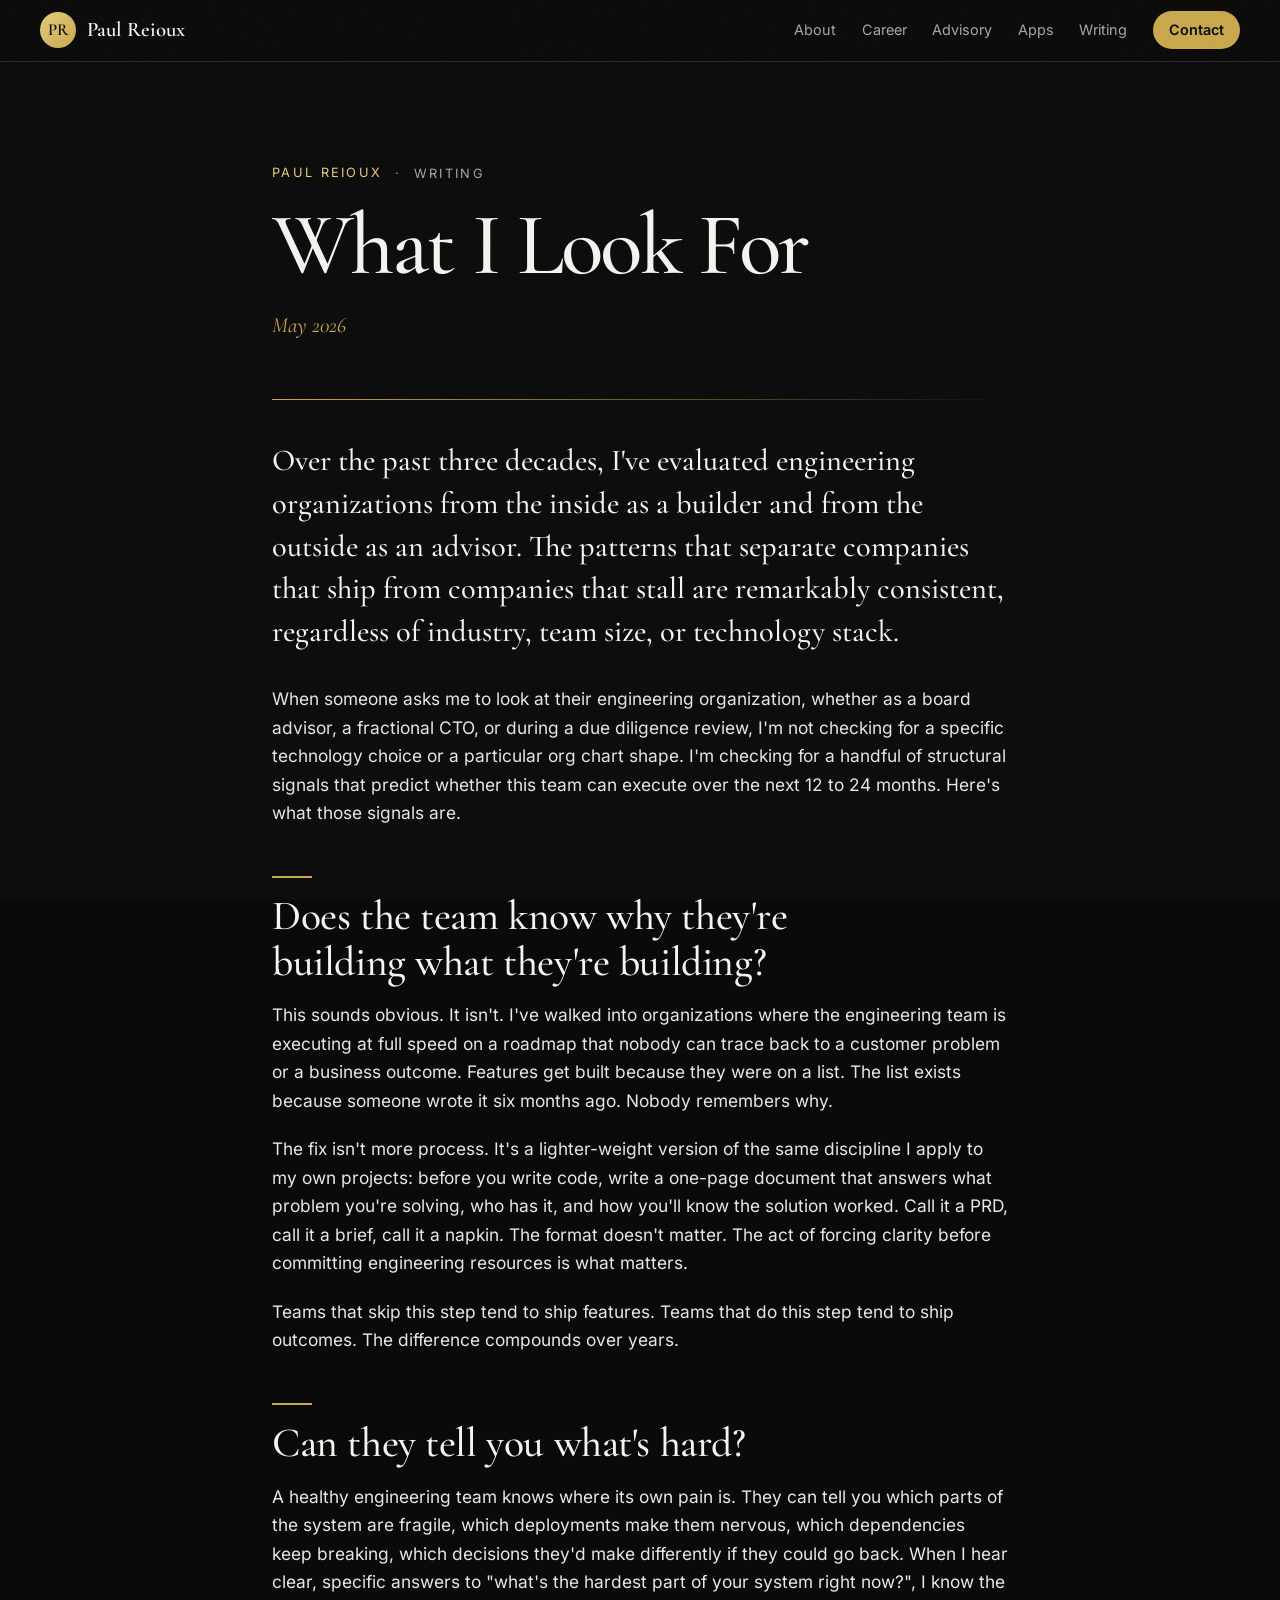
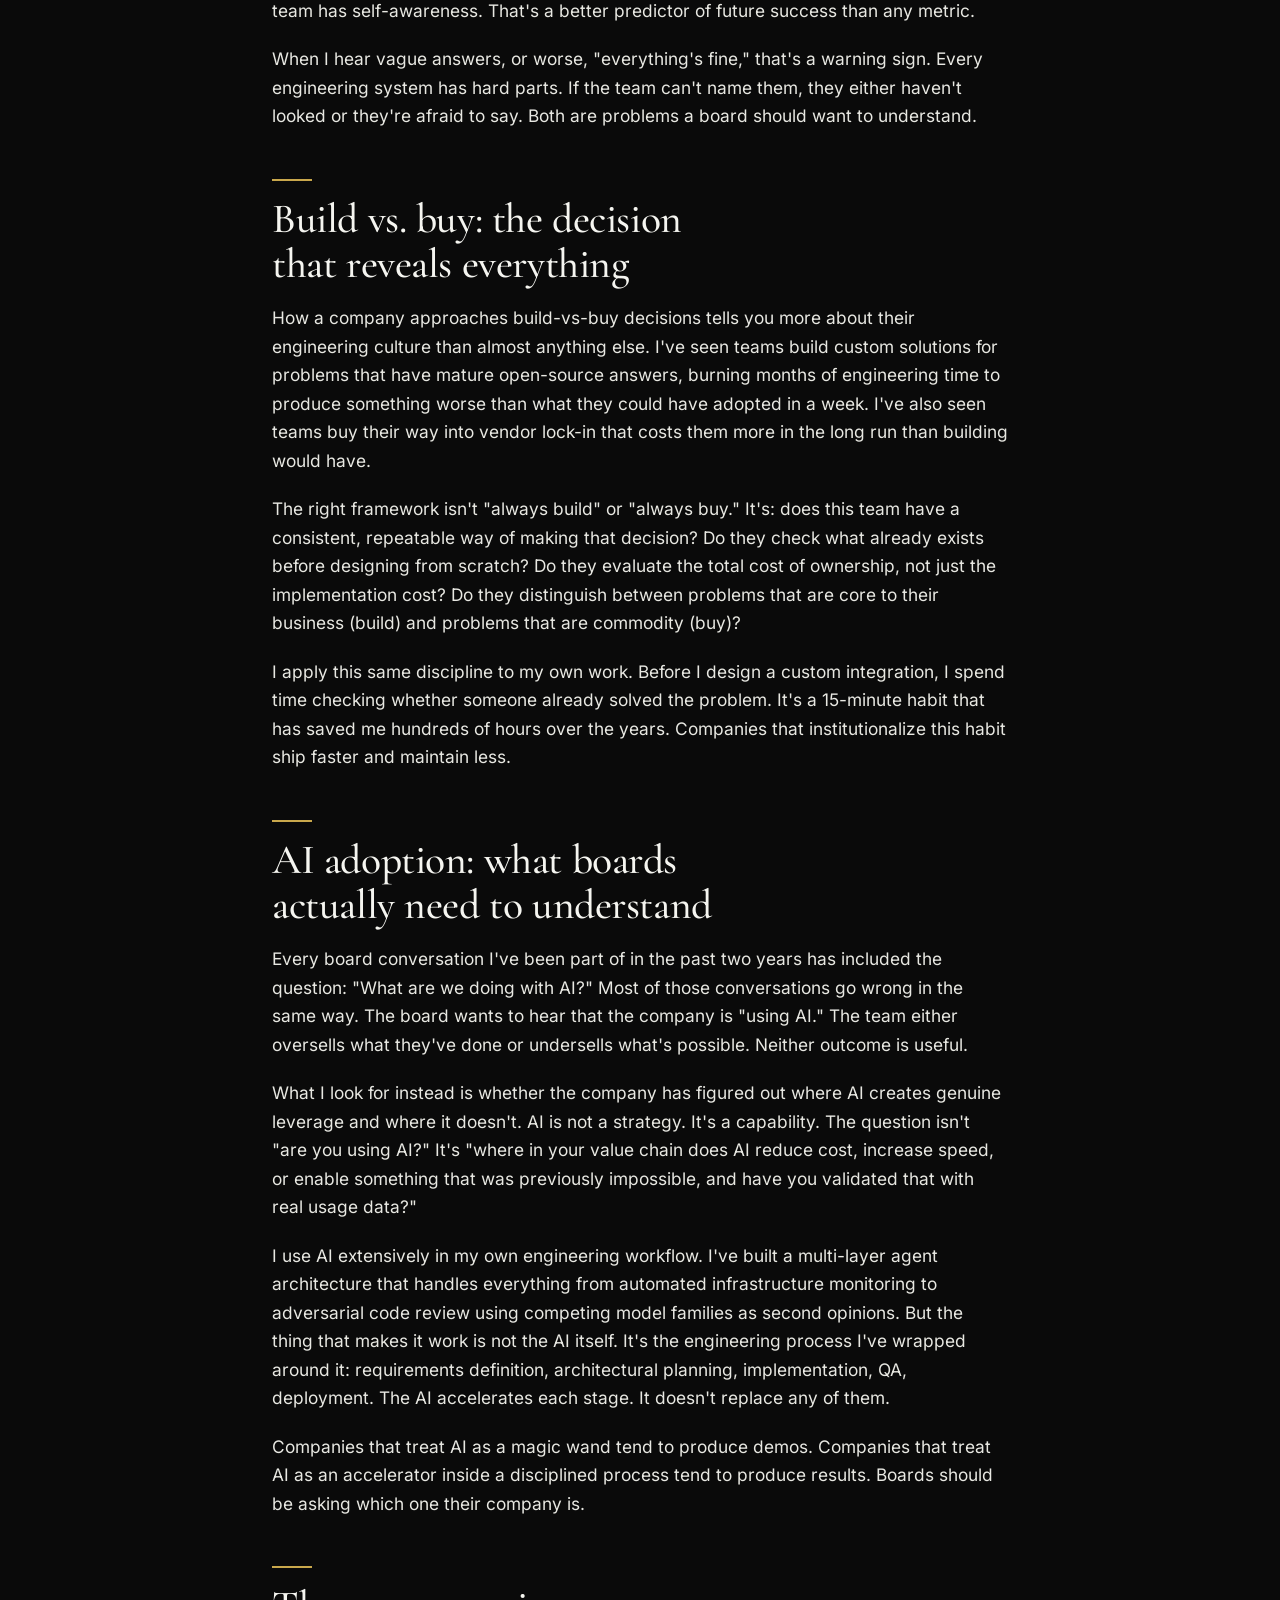
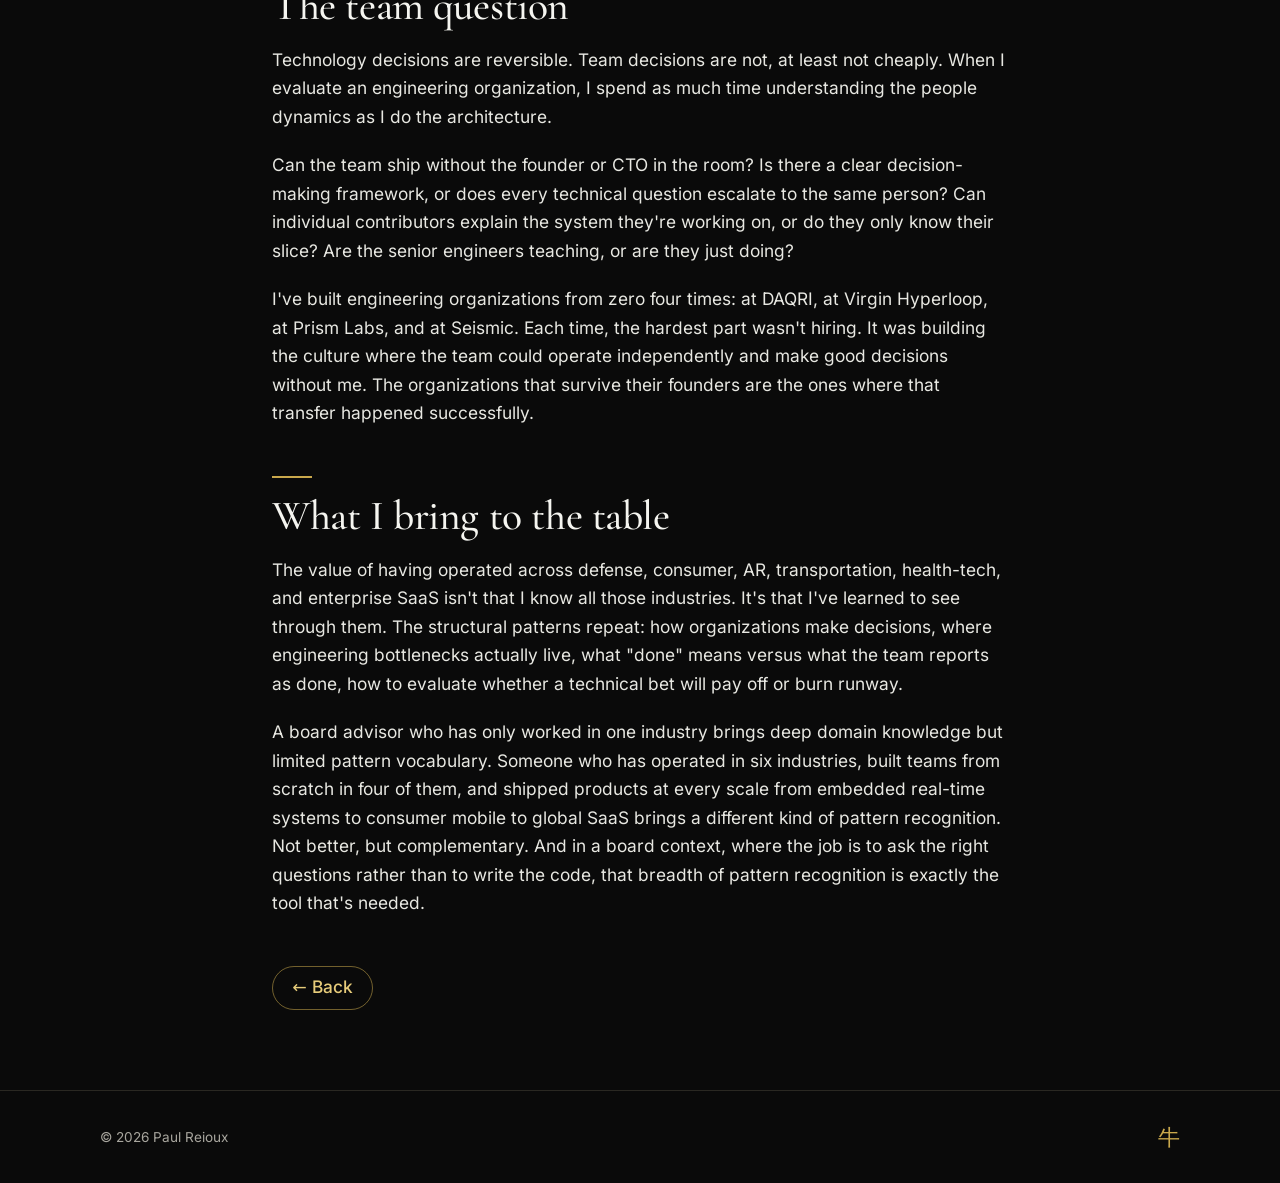
<file: blog/what-i-look-for.html>
<!DOCTYPE html>
<html lang="en">
<head>
  <meta charset="UTF-8"/>
  <meta name="viewport" content="width=device-width, initial-scale=1"/>
  <meta name="color-scheme" content="dark"/>
  <meta name="text-scale" content="scale"/>
  <meta name="description" content="On evaluating engineering teams, navigating build-vs-buy decisions, and the patterns that separate companies that ship from companies that stall — by Paul Reioux."/>
  <meta name="robots" content="index, follow"/>
  <link rel="icon" href="/favicon.ico" sizes="48x48"/>
  <link rel="icon" href="/images/favicon.svg" type="image/svg+xml"/>
  <link rel="apple-touch-icon" href="/images/apple-touch-icon.png"/>
  <meta name="theme-color" content="#0a0a0a"/>
  <title>What I Look For — Paul Reioux</title>
  <link rel="stylesheet" href="/fonts/fonts.css"/>

  <link rel="stylesheet" href="/home.css"/>
  <link rel="stylesheet" href="/blog.css"/>
  <script type="module" src="/topbar.js"></script>
</head>
<body>

  <div class="grain" aria-hidden="true"></div>


  <a class="skip" href="#post">Skip to the article</a>
  <header class="topbar">
    <a class="brand" href="/" aria-label="Paul Reioux, home"><span class="mono" aria-hidden="true">PR</span><span class="brand-name">Paul Reioux</span></a>
    <nav aria-label="Sections">
      <a href="/#about">About</a>
      <a href="/#career">Career</a>
      <a href="/#advisory">Advisory</a>
      <a href="/#apps">Apps</a>
      <a href="/#writing">Writing</a>
      <a class="pill" href="/#contact">Contact</a>
    </nav>
  </header>

  <main>
  <article id="post" tabindex="-1">

    <header class="post-header">
      <div class="post-header-label"><a href="../">Paul Reioux</a> &nbsp;·&nbsp; Writing</div>
      <h1 class="post-h1">What I Look For</h1>
      <div class="post-date">May 2026</div>
    </header>

    <div class="post-body">
      <hr class="post-divider"/>

      <p class="lead">
        Over the past three decades, I've evaluated engineering organizations from the inside as a
        builder and from the outside as an advisor. The patterns that separate companies that ship
        from companies that stall are remarkably consistent, regardless of industry, team size, or
        technology stack.
      </p>

      <p>
        When someone asks me to look at their engineering organization, whether as a board advisor,
        a fractional CTO, or during a due diligence review, I'm not checking for a specific
        technology choice or a particular org chart shape. I'm checking for a handful of structural
        signals that predict whether this team can execute over the next 12 to 24 months. Here's
        what those signals are.
      </p>

      <h2>Does the team know why they're building what they're building?</h2>

      <p>
        This sounds obvious. It isn't. I've walked into organizations where the engineering team is
        executing at full speed on a roadmap that nobody can trace back to a customer problem or a
        business outcome. Features get built because they were on a list. The list exists because
        someone wrote it six months ago. Nobody remembers why.
      </p>

      <p>
        The fix isn't more process. It's a lighter-weight version of the same discipline I apply to
        my own projects: before you write code, write a one-page document that answers what problem
        you're solving, who has it, and how you'll know the solution worked. Call it a PRD, call it
        a brief, call it a napkin. The format doesn't matter. The act of forcing clarity before
        committing engineering resources is what matters.
      </p>

      <p>
        Teams that skip this step tend to ship features. Teams that do this step tend to ship
        outcomes. The difference compounds over years.
      </p>

      <h2>Can they tell you what's hard?</h2>

      <p>
        A healthy engineering team knows where its own pain is. They can tell you which parts of the
        system are fragile, which deployments make them nervous, which dependencies keep breaking,
        which decisions they'd make differently if they could go back. When I hear clear, specific
        answers to "what's the hardest part of your system right now?", I know the team has
        self-awareness. That's a better predictor of future success than any metric.
      </p>

      <p>
        When I hear vague answers, or worse, "everything's fine," that's a warning sign. Every
        engineering system has hard parts. If the team can't name them, they either haven't looked or
        they're afraid to say. Both are problems a board should want to understand.
      </p>

      <h2>Build vs. buy: the decision that reveals everything</h2>

      <p>
        How a company approaches build-vs-buy decisions tells you more about their engineering
        culture than almost anything else. I've seen teams build custom solutions for problems that
        have mature open-source answers, burning months of engineering time to produce something
        worse than what they could have adopted in a week. I've also seen teams buy their way into
        vendor lock-in that costs them more in the long run than building would have.
      </p>

      <p>
        The right framework isn't "always build" or "always buy." It's: does this team have a
        consistent, repeatable way of making that decision? Do they check what already exists before
        designing from scratch? Do they evaluate the total cost of ownership, not just the
        implementation cost? Do they distinguish between problems that are core to their business
        (build) and problems that are commodity (buy)?
      </p>

      <p>
        I apply this same discipline to my own work. Before I design a custom integration, I spend
        time checking whether someone already solved the problem. It's a 15-minute habit that has
        saved me hundreds of hours over the years. Companies that institutionalize this habit ship
        faster and maintain less.
      </p>

      <h2>AI adoption: what boards actually need to understand</h2>

      <p>
        Every board conversation I've been part of in the past two years has included the question:
        "What are we doing with AI?" Most of those conversations go wrong in the same way. The
        board wants to hear that the company is "using AI." The team either oversells what they've
        done or undersells what's possible. Neither outcome is useful.
      </p>

      <p>
        What I look for instead is whether the company has figured out where AI creates genuine
        leverage and where it doesn't. AI is not a strategy. It's a capability. The question isn't
        "are you using AI?" It's "where in your value chain does AI reduce cost, increase speed, or
        enable something that was previously impossible, and have you validated that with real usage
        data?"
      </p>

      <p>
        I use AI extensively in my own engineering workflow. I've built a multi-layer agent
        architecture that handles everything from automated infrastructure monitoring to adversarial
        code review using competing model families as second opinions. But the thing that makes it
        work is not the AI itself. It's the engineering process I've wrapped around it: requirements
        definition, architectural planning, implementation, QA, deployment. The AI accelerates each
        stage. It doesn't replace any of them.
      </p>

      <p>
        Companies that treat AI as a magic wand tend to produce demos. Companies that treat AI as
        an accelerator inside a disciplined process tend to produce results. Boards should be asking
        which one their company is.
      </p>

      <h2>The team question</h2>

      <p>
        Technology decisions are reversible. Team decisions are not, at least not cheaply. When I
        evaluate an engineering organization, I spend as much time understanding the people dynamics
        as I do the architecture.
      </p>

      <p>
        Can the team ship without the founder or CTO in the room? Is there a clear decision-making
        framework, or does every technical question escalate to the same person? Can individual
        contributors explain the system they're working on, or do they only know their slice? Are
        the senior engineers teaching, or are they just doing?
      </p>

      <p>
        I've built engineering organizations from zero four times: at DAQRI, at Virgin Hyperloop, at
        Prism Labs, and at Seismic. Each time, the hardest part wasn't hiring. It was building the
        culture where the team could operate independently and make good decisions without me. The
        organizations that survive their founders are the ones where that transfer happened
        successfully.
      </p>

      <h2>What I bring to the table</h2>

      <p>
        The value of having operated across defense, consumer, AR, transportation, health-tech, and
        enterprise SaaS isn't that I know all those industries. It's that I've learned to see
        through them. The structural patterns repeat: how organizations make decisions, where
        engineering bottlenecks actually live, what "done" means versus what the team reports as
        done, how to evaluate whether a technical bet will pay off or burn runway.
      </p>

      <p>
        A board advisor who has only worked in one industry brings deep domain knowledge but limited
        pattern vocabulary. Someone who has operated in six industries, built teams from scratch in
        four of them, and shipped products at every scale from embedded real-time systems to
        consumer mobile to global SaaS brings a different kind of pattern recognition. Not better,
        but complementary. And in a board context, where the job is to ask the right questions rather
        than to write the code, that breadth of pattern recognition is exactly the tool that's
        needed.
      </p>

      <a href="../" class="back-link">← Back</a>
    </div>

  </article>
  </main>

  <footer class="site-footer">
    <div class="wrap footer-inner">
      <span class="footer-copy">&copy; <span id="year"></span> Paul Reioux</span>
      <span class="footer-ox" title="Year of the Ox" aria-label="Year of the Ox">&#29275;</span>
    </div>
  </footer>

  <script src="../main.js"></script>
</body>
</html>
</file>
<file: fonts/fonts.css>
/* Self-hosted (SIL Open Font License), fetched from Google Fonts 2026-11-15. Variable weight ranges. */
@font-face { font-family: 'Cormorant Garamond'; font-style: italic; font-weight: 400 700; font-display: swap; src: url('/fonts/CormorantGaramond-italic-latin-ext.woff2') format('woff2'); unicode-range: U+0100-02BA, U+02BD-02C5, U+02C7-02CC, U+02CE-02D7, U+02DD-02FF, U+0304, U+0308, U+0329, U+1D00-1DBF, U+1E00-1E9F, U+1EF2-1EFF, U+2020, U+20A0-20AB, U+20AD-20C4, U+2113, U+2C60-2C7F, U+A720-A7FF; }
@font-face { font-family: 'Cormorant Garamond'; font-style: italic; font-weight: 400 700; font-display: swap; src: url('/fonts/CormorantGaramond-italic-latin.woff2') format('woff2'); unicode-range: U+0000-00FF, U+0131, U+0152-0153, U+02BB-02BC, U+02C6, U+02DA, U+02DC, U+0304, U+0308, U+0329, U+2000-206F, U+20AC, U+2122, U+2191, U+2193, U+2212, U+2215, U+FEFF, U+FFFD; }
@font-face { font-family: 'Cormorant Garamond'; font-style: normal; font-weight: 400 700; font-display: swap; src: url('/fonts/CormorantGaramond-normal-latin-ext.woff2') format('woff2'); unicode-range: U+0100-02BA, U+02BD-02C5, U+02C7-02CC, U+02CE-02D7, U+02DD-02FF, U+0304, U+0308, U+0329, U+1D00-1DBF, U+1E00-1E9F, U+1EF2-1EFF, U+2020, U+20A0-20AB, U+20AD-20C4, U+2113, U+2C60-2C7F, U+A720-A7FF; }
@font-face { font-family: 'Cormorant Garamond'; font-style: normal; font-weight: 400 700; font-display: swap; src: url('/fonts/CormorantGaramond-normal-latin.woff2') format('woff2'); unicode-range: U+0000-00FF, U+0131, U+0152-0153, U+02BB-02BC, U+02C6, U+02DA, U+02DC, U+0304, U+0308, U+0329, U+2000-206F, U+20AC, U+2122, U+2191, U+2193, U+2212, U+2215, U+FEFF, U+FFFD; }
@font-face { font-family: 'Inter'; font-style: normal; font-weight: 300 700; font-display: swap; src: url('/fonts/Inter-normal-latin-ext.woff2') format('woff2'); unicode-range: U+0100-02BA, U+02BD-02C5, U+02C7-02CC, U+02CE-02D7, U+02DD-02FF, U+0304, U+0308, U+0329, U+1D00-1DBF, U+1E00-1E9F, U+1EF2-1EFF, U+2020, U+20A0-20AB, U+20AD-20C4, U+2113, U+2C60-2C7F, U+A720-A7FF; }
@font-face { font-family: 'Inter'; font-style: normal; font-weight: 300 700; font-display: swap; src: url('/fonts/Inter-normal-latin.woff2') format('woff2'); unicode-range: U+0000-00FF, U+0131, U+0152-0153, U+02BB-02BC, U+02C6, U+02DA, U+02DC, U+0304, U+0308, U+0329, U+2000-206F, U+20AC, U+2122, U+2191, U+2193, U+2212, U+2215, U+FEFF, U+FFFD; }
</file>
<file: home.css>
/* canonspike.com home, bold editorial redesign (branch mwg-bold), built to Google's Modern Web Guidance.
   Keeps the site's identity: near-black, antique gold, forest green, Cormorant Garamond with Inter.
   Blog and yt-learn pages still use style.css. */

@layer reset, base, components;

@layer reset {
  *, ::before, ::after { box-sizing: border-box; }
  html { -webkit-text-size-adjust: 100%; text-size-adjust: 100%; }
  body, h1, h2, h3, p, ul, ol, figure { margin: 0; }
  ul, ol { padding: 0; list-style: none; }
  img, svg { display: block; max-width: 100%; height: auto; }
}

:root {
  color-scheme: dark;
  --bg: #0a0a0a;
  --bg-2: #111110;
  --surface: #151513;
  --line: #2a2822;
  --text: #F5F5F0;
  --muted: #A8A69E;
  --gold: #C9A84C;
  --gold-hi: #E7CC7A;
  --green: #3D7A52;
  --serif: "Cormorant Garamond", "Iowan Old Style", "Palatino Linotype", Georgia, serif;
  --sans: Inter, system-ui, -apple-system, "Segoe UI", Roboto, sans-serif;
  --wrap: 1160px;
}

@layer base {
  html { scroll-padding-block-start: 5rem; }
  body {
    background: var(--bg);
    color: var(--text);
    font-family: var(--sans);
    font-weight: 400;
    line-height: 1.65;
    overflow-wrap: break-word;
    min-height: 100dvh;
  }
  a { color: var(--gold-hi); text-underline-offset: 3px; text-decoration-thickness: 1px; }
  :where(a:any-link, button, input, textarea, [tabindex]):focus-visible { outline: 2px solid var(--gold-hi); outline-offset: 3px; border-radius: 6px; }
  h1, h2, h3 { font-family: var(--serif); font-weight: 600; text-wrap: balance; letter-spacing: -.01em; }
  p { text-wrap: pretty; }
  .wrap { max-width: var(--wrap); margin-inline: auto; padding-inline: clamp(1.25rem, 4vw, 2.5rem); }
}

@layer components {
  .skip { position: absolute; inset-inline-start: 1rem; inset-block-start: -4rem; z-index: 20; padding: .6rem 1rem; background: var(--surface); color: var(--text); border-radius: 8px; }
  .skip:focus-visible { inset-block-start: 1rem; }

  /* Film grain over everything, as before. */
  .grain {
    position: fixed; inset: 0; z-index: 30; pointer-events: none; opacity: .045;
    /* A file, not a data: URI, so the CSP's img-src 'self' allows it. */
    background: url("/images/grain.svg") repeat;
  }

  /* Top bar: one row, hides on scroll down (CSS in Chrome, topbar.js elsewhere). */
  html { container-type: scroll-state; }
  .topbar {
    position: sticky; inset-block-start: 0; z-index: 10;
    display: flex; align-items: center; justify-content: space-between; gap: 1rem;
    padding: .7rem clamp(1rem, 4vw, 2.5rem);
    background: color-mix(in oklab, var(--bg) 94%, transparent);
    backdrop-filter: blur(12px);
    border-block-end: 1px solid var(--line);
    transition: translate .25s ease;
  }
  @container scroll-state((scrolled: bottom) and (scrollable: top)) {
    .topbar:not(:focus-within) { translate: 0 -100%; }
  }
  .topbar.is-hidden:not(:focus-within) { translate: 0 -100%; }
  .brand { display: flex; align-items: center; gap: .7rem; color: var(--text); text-decoration: none; }
  .mono {
    display: grid; place-items: center; inline-size: 2.25rem; block-size: 2.25rem; border-radius: 50%;
    font-family: var(--serif); font-weight: 600; font-size: 1.05rem; color: var(--bg);
    background: linear-gradient(135deg in oklch, var(--gold-hi), var(--gold));
  }
  .brand-name { font-family: var(--serif); font-size: 1.3rem; font-weight: 600; }
  .topbar nav { display: flex; align-items: center; gap: clamp(.75rem, 2vw, 1.6rem); font-size: .9rem; }
  .topbar nav a { color: var(--muted); text-decoration: none; padding-block: .35rem; }
  .topbar nav a:hover { color: var(--text); }
  .topbar nav a.pill { color: var(--bg); background: var(--gold); padding: .45rem 1rem; border-radius: 999px; font-weight: 600; }
  .topbar nav a.pill:hover { background: var(--gold-hi); }
  @media (width < 820px) { .topbar nav a:not(.pill) { display: none; } }
  @media (width < 420px) { .brand-name { display: none; } }

  /* Hero */
  .hero { position: relative; isolation: isolate; overflow: clip; padding-block: clamp(3rem, 9vw, 7rem) clamp(2.5rem, 6vw, 4.5rem); border-block-end: 1px solid var(--line); }
  .glow {
    position: absolute; inset: -30% -10% 0; z-index: -1;
    background:
      radial-gradient(45% 55% at var(--gx) 35%, color-mix(in oklab, var(--gold) 26%, transparent), transparent 70%),
      radial-gradient(40% 50% at 85% 75%, color-mix(in oklab, var(--green) 30%, transparent), transparent 70%);
    filter: blur(20px);
    mask: linear-gradient(#000 60%, transparent);
  }
  .hero-grid { display: grid; grid-template-columns: minmax(0, 1.5fr) minmax(0, 1fr); gap: clamp(2rem, 5vw, 4rem); align-items: center; }
  .eyebrow { font-size: .8rem; font-weight: 500; letter-spacing: .18em; text-transform: uppercase; color: var(--muted); }
  .eyebrow a { display: inline-block; padding-block: .3rem; color: var(--gold-hi); text-decoration: none; border-block-end: 1px solid color-mix(in oklab, var(--gold) 50%, transparent); }
  .hero h1 { font-size: clamp(3.75rem, 1.5rem + 9vw, 9.5rem); line-height: .9; font-weight: 500; letter-spacing: -.03em; margin-block: 1rem 1.5rem; }
  .hero h1 span { display: block; }
  .gold {
    background: linear-gradient(100deg in oklch, var(--gold), var(--gold-hi) 45%, var(--gold)) 0 0 / 200% 100%;
    -webkit-background-clip: text; background-clip: text; color: transparent;
    font-style: italic;
  }
  .tagline { font-family: var(--serif); font-style: italic; font-size: clamp(1.4rem, 1.1rem + 1.2vw, 2.1rem); line-height: 1.3; color: color-mix(in oklab, var(--text) 85%, var(--muted)); margin-block-end: 2rem; }
  .portrait { justify-self: center; position: relative; inline-size: min(100%, 380px); }
  .portrait::before {
    content: ""; position: absolute; inset: -14px; border-radius: 50%; z-index: -1;
    background: conic-gradient(from var(--spin) in oklch, var(--gold), var(--green), var(--gold-hi), var(--gold));
    filter: blur(1px);
  }
  .portrait img { border-radius: 50%; aspect-ratio: 1; object-fit: cover; border: 6px solid var(--bg); box-shadow: 0 30px 80px rgb(0 0 0 / .6), 0 0 90px color-mix(in oklab, var(--gold) 25%, transparent); }

  .stats { display: grid; grid-template-columns: repeat(3, minmax(0, 1fr)); gap: 1rem; margin-block-start: clamp(2.5rem, 6vw, 4.5rem); }
  .stats li { border-block-start: 1px solid var(--line); padding-block-start: 1rem; }
  .stats strong { display: block; font-family: var(--serif); font-size: clamp(2.4rem, 1.8rem + 2vw, 3.6rem); font-weight: 500; line-height: 1; color: var(--gold-hi); }
  .stats span { color: var(--muted); font-size: .9rem; }

  /* Buttons */
  .ctas { display: flex; flex-wrap: wrap; gap: .8rem; margin-block-start: 2rem; }
  .ctas.center { justify-content: center; }
  .hero .ctas { margin-block-start: 0; }
  .btn {
    display: inline-flex; align-items: center; justify-content: center; gap: .6rem;
    min-block-size: 3.1rem; padding-inline: 1.5rem; border-radius: 999px;
    font: 600 .95rem/1 var(--sans); letter-spacing: .02em; text-decoration: none; cursor: pointer;
    transition: background-color .2s, color .2s, border-color .2s, translate .2s;
  }
  .btn svg { inline-size: 18px; block-size: 18px; flex: none; }
  .btn.solid { background: var(--gold); color: var(--bg); border: 1px solid var(--gold); }
  .btn.solid:hover { background: var(--gold-hi); }
  .btn.ghost { background: transparent; color: var(--text); border: 1px solid color-mix(in oklab, var(--gold) 55%, transparent); }
  .btn.ghost:hover { border-color: var(--gold-hi); color: var(--gold-hi); }

  /* Sections */
  .band { padding-block: clamp(3.5rem, 8vw, 6.5rem); border-block-end: 1px solid var(--line); }
  .band-feature { background: linear-gradient(180deg in oklab, var(--bg), color-mix(in oklab, var(--green) 10%, var(--bg)) 50%, var(--bg)); }
  .split { display: grid; grid-template-columns: minmax(0, 1fr) minmax(0, 2.6fr); gap: clamp(1.5rem, 5vw, 4rem); align-items: start; }
  .sec-head .num { font-family: var(--serif); font-style: italic; color: var(--gold); font-size: 1.2rem; }
  .sec-head h2 { font-size: clamp(2.4rem, 1.6rem + 3vw, 4.2rem); line-height: 1; font-weight: 500; }
  .split .sec-head { position: sticky; inset-block-start: 6rem; }
  .sec-head.row { display: flex; align-items: baseline; flex-wrap: wrap; gap: .25rem 1rem; margin-block-end: 2.5rem; }
  .sec-head.row .num { order: -1; inline-size: 100%; }
  .more { margin-inline-start: auto; color: var(--gold-hi); font-size: .95rem; text-decoration: none; }
  .more:hover { text-decoration: underline; }

  .prose { max-width: 62ch; color: color-mix(in oklab, var(--text) 82%, var(--muted)); font-size: 1.05rem; }
  .prose p + p { margin-block-start: 1.2rem; }
  .lead { font-family: var(--serif); font-size: clamp(1.45rem, 1.15rem + 1vw, 1.95rem); line-height: 1.4; color: var(--text); font-weight: 500; }

  /* Career: year column and role, as an ordered list */
  .jobs { display: grid; gap: 0; }
  .job { display: grid; grid-template-columns: 9.5rem minmax(0, 1fr); gap: 1.5rem; padding-block: 1.75rem; border-block-start: 1px solid var(--line); }
  .job:first-child { border-block-start: 0; padding-block-start: 0; }
  .when { font-size: .8rem; letter-spacing: .14em; text-transform: uppercase; color: var(--muted); padding-block-start: .6rem; }
  .job h3 { font-size: clamp(1.7rem, 1.4rem + 1vw, 2.3rem); font-weight: 500; line-height: 1.1; }
  .role { color: var(--gold); font-size: .8rem; letter-spacing: .14em; text-transform: uppercase; margin-block: .35rem .8rem; font-weight: 500; }
  .job ul { display: grid; gap: .45rem; color: color-mix(in oklab, var(--text) 80%, var(--muted)); }
  .job li { padding-inline-start: 1.1rem; position: relative; }
  .job li::before { content: ""; position: absolute; inset-inline-start: 0; inset-block-start: .7em; inline-size: .4rem; block-size: 1px; background: var(--gold); }
  .job:first-child .when { color: var(--gold-hi); }

  /* Tiles (Currently, Advisory) */
  .tiles { display: grid; gap: 1rem; grid-template-columns: repeat(auto-fit, minmax(min(100%, 230px), 1fr)); }
  .band-feature .tiles { margin-block-start: 2.5rem; }
  .tile {
    padding: 1.6rem; border-radius: 20px; border: 1px solid var(--line);
    background: linear-gradient(160deg in oklab, color-mix(in oklab, var(--gold) 7%, var(--surface)), var(--surface) 55%);
    transition: border-color .2s;
  }
  .tile:hover { border-color: color-mix(in oklab, var(--gold) 50%, var(--line)); }
  .tile .ico { display: grid; place-items: center; inline-size: 3.25rem; block-size: 3.25rem; border-radius: 14px; color: var(--gold-hi); background: color-mix(in oklab, var(--gold) 14%, transparent); margin-block-end: 1.1rem; }
  .tile h3 { font-size: 1.5rem; font-weight: 600; margin-block-end: .4rem; }
  .tile p { color: color-mix(in oklab, var(--text) 80%, var(--muted)); }

  /* Contact form (shown by the "Send a Message" button) */
  .contact-form { display: grid; gap: 1rem; margin-block-start: 1.5rem; max-width: 560px; }
  .contact-form[hidden] { display: none; }
  .form-field { display: grid; gap: .35rem; }
  .form-field label { font-size: .8rem; letter-spacing: .12em; text-transform: uppercase; color: var(--muted); }
  .form-field :is(input, textarea) { font: inherit; color: var(--text); background: var(--surface); border: 1px solid #4a463c; border-radius: 12px; padding: .75rem .9rem; }
  .form-field :is(input, textarea):focus-visible { border-color: var(--gold-hi); }
  .hp-field { position: absolute; inset-inline-start: -10000px; }
  .btn-submit { justify-self: start; min-block-size: 3rem; padding-inline: 1.6rem; border-radius: 999px; border: 1px solid var(--gold); background: var(--gold); color: var(--bg); font: 600 .95rem var(--sans); cursor: pointer; }
  .btn-submit:disabled { opacity: .6; cursor: progress; }
  .form-status.error { color: #F2A3A3; }

  /* Apps */
  .apps { display: grid; gap: 1rem; grid-template-columns: repeat(auto-fill, minmax(min(100%, 330px), 1fr)); }
  .app {
    --a1: var(--gold);
    position: relative; display: grid; grid-template-columns: auto minmax(0, 1fr); gap: 1.1rem; align-items: start;
    padding: 1.4rem; border-radius: 22px; border: 1px solid var(--line);
    background: radial-gradient(120% 100% at 0 0, color-mix(in oklab, var(--a1) 16%, transparent), transparent 60%), var(--surface);
    transition: border-color .2s, box-shadow .2s;
  }
  .app:hover, .app:focus-within { border-color: color-mix(in oklab, var(--a1) 70%, transparent); box-shadow: 0 18px 50px color-mix(in oklab, var(--a1) 18%, transparent); }
  .app img { inline-size: 72px; block-size: 72px; border-radius: 22%; box-shadow: 0 10px 28px color-mix(in oklab, var(--a1) 30%, transparent); }
  .app h3 { font-size: 1.55rem; line-height: 1.1; }
  .app p { color: color-mix(in oklab, var(--text) 80%, var(--muted)); font-size: .95rem; margin-block-start: .35rem; }
  .app .meta, .post .meta { font-size: .75rem; letter-spacing: .14em; text-transform: uppercase; color: var(--muted); }
  .stretch { color: var(--text); text-decoration: none; }
  .stretch::after { content: ""; position: absolute; inset: 0; }
  @supports selector(:has(*)) {
    .stretch:focus-visible { outline: none; }
    :is(.app, .post):has(.stretch:focus-visible) { outline: 2px solid var(--gold-hi); outline-offset: 3px; }
  }
  .a-fauxvktest { --a1: #3DDC97; } .a-fauxclockng { --a1: #F5B83D; } .a-fauxcooling { --a1: #7DD3FC; }
  .a-romroster { --a1: #7C6CFF; } .a-netsd { --a1: #E8B53A; } .a-fauxwall { --a1: #C084FC; } .a-shellvana { --a1: #E9B949; }

  /* Writing */
  .posts { display: grid; gap: 1rem; grid-template-columns: repeat(auto-fit, minmax(min(100%, 300px), 1fr)); }
  .post {
    position: relative; display: flex; flex-direction: column; gap: .7rem;
    padding: 1.8rem; border-radius: 22px; border: 1px solid var(--line); background: var(--surface);
    transition: border-color .2s, translate .2s;
  }
  .post:hover, .post:focus-within { border-color: color-mix(in oklab, var(--gold) 60%, var(--line)); }
  .post h3 { font-size: clamp(1.8rem, 1.5rem + 1vw, 2.3rem); line-height: 1.05; font-weight: 500; }
  .post p:not(.meta) { color: color-mix(in oklab, var(--text) 78%, var(--muted)); font-size: .95rem; }
  .read { margin-block-start: auto; color: var(--gold-hi); font-size: .9rem; font-weight: 500; }

  /* Closing */
  .closing { text-align: center; border-block-end: 0; background: radial-gradient(60% 80% at 50% 100%, color-mix(in oklab, var(--gold) 12%, transparent), transparent 70%); }
  .closing .num { font-family: var(--serif); font-style: italic; color: var(--gold); font-size: 1.2rem; }
  .closing h2 { font-size: clamp(3rem, 1.8rem + 5vw, 6rem); font-weight: 500; line-height: 1; margin-block: .3rem 1rem; }
  .closing .lead { color: var(--muted); }

  .site-footer { border-block-start: 1px solid var(--line); padding-block: 1.75rem; color: var(--muted); font-size: .85rem; }
  .footer-inner { display: flex; justify-content: space-between; align-items: center; }
  .footer-ox { font-size: 1.4rem; color: var(--gold); }

  /* Squircles where supported */
  @supports (corner-shape: squircle) {
    .tile, .app, .post, .app img { corner-shape: squircle; }
    .tile { border-radius: 36px; } .app, .post { border-radius: 40px; } .app img { border-radius: 34%; }
  }

  /* Phones and narrow tablets */
  @media (width < 820px) {
    .hero-grid { grid-template-columns: 1fr; }
    .portrait { order: -1; justify-self: start; inline-size: 120px; }
    .portrait::before { inset: -6px; }
    .portrait img { border-width: 3px; }
    .split { grid-template-columns: 1fr; }
    .split .sec-head { position: static; }
    .job { grid-template-columns: 1fr; gap: .25rem; }
    .when { padding-block-start: 0; }
    .stats { gap: .75rem; }
    .stats span { font-size: .8rem; }
  }
  @media (width < 560px) {
    .hero { padding-block: 1.75rem 2rem; }
    /* Photo beside the name, so the buttons stay on a short phone screen's first view. */
    .hero-grid { grid-template-columns: minmax(0, 1fr) auto; grid-template-areas: "eye eye" "name pic" "tag tag" "cta cta"; column-gap: 1rem; row-gap: 0; align-items: center; }
    .hero-text { display: contents; }
    .eyebrow { grid-area: eye; }
    .hero h1 { grid-area: name; }
    .portrait { grid-area: pic; order: 0; inline-size: 92px; }
    .tagline { grid-area: tag; }
    .hero .ctas { grid-area: cta; }
    .hero h1 { margin-block: .75rem 1rem; }
    .tagline { margin-block-end: 1.5rem; }
  }
}

/* Motion only for people who have not asked for reduced motion. */
@property --gx { syntax: "<percentage>"; inherits: false; initial-value: 25%; }
@property --spin { syntax: "<angle>"; inherits: false; initial-value: 0deg; }
@media (prefers-reduced-motion: no-preference) {
  .glow { animation: drift 16s ease-in-out infinite alternate; }
  @keyframes drift { to { --gx: 60%; } }
  .portrait::before { animation: spin 14s linear infinite; }
  @keyframes spin { to { --spin: 360deg; } }
  .gold { animation: sheen 8s linear infinite; }
  @keyframes sheen { to { background-position: -200% 0; } }
  .btn:hover { translate: 0 -1px; }
  @supports (animation-timeline: view()) {
    :is(.job, .tile, .app, .post, .prose, .sec-head) { animation: rise linear both; animation-timeline: view(); animation-range: entry 0% entry 45%; }
    @keyframes rise { from { opacity: 0; translate: 0 28px; } }
  }
  @view-transition { navigation: auto; }
}

@media (forced-colors: active) {
  .gold { background: none; color: CanvasText; }
  .glow, .grain, .portrait::before { display: none; }
  .tile, .app, .post, .topbar { border: 1px solid CanvasText; }
  .btn { border: 1px solid ButtonText; }
}
</file>
<file: style.css>
/* ─────────────────────────────────────────────────────────────────
   CANONSPIKE.COM — Personal landing page for Paul Reioux
   Design: dark editorial luxury · Chinese Ox palette
   Colors: near-black · antique gold · forest green · off-white
   Modern CSS: @property, scroll-driven animations, color-mix(),
   text-wrap, CSS nesting, container queries, backdrop-filter
   ───────────────────────────────────────────────────────────────── */

/* ── Animatable custom properties via @property ── */
@property --shimmer-pos {
  syntax: '<percentage>';
  inherits: false;
  initial-value: -100%;
}

/* ── 1. Custom Properties ── */
:root {
  --color-bg:           #0a0a0a;
  --color-bg-raised:    #111110;
  --color-gold:         #C9A84C;
  --color-gold-dim:     rgba(201, 168, 76, 0.4);
  --color-gold-glow:    rgba(201, 168, 76, 0.15);
  --color-green:        #3D7A52;
  --color-green-dim:    rgba(61, 122, 82, 0.35);
  --color-text:         #F5F5F0;
  --color-muted:        #888880;
  --color-muted-dim:    #55554e;

  --font-display: 'Cormorant Garamond', 'Palatino Linotype', Georgia, serif;
  --font-body:    'Inter', system-ui, -apple-system, sans-serif;

  --max-w:        680px;
  --section-pad:  clamp(4rem, 8vw, 7rem);
  --h-pad:        clamp(1.5rem, 5vw, 3rem);

  --ease-out-expo: cubic-bezier(0.16, 1, 0.3, 1);
  --ease-in-out:   cubic-bezier(0.4, 0, 0.2, 1);

}

/* ── 2. Reset & Base ── */
*, *::before, *::after {
  box-sizing: border-box;
  margin: 0;
  padding: 0;
}

html {
  scroll-behavior: smooth;
  -webkit-text-size-adjust: 100%;
}

body {
  background-color: var(--color-bg);
  color: var(--color-text);
  font-family: var(--font-body);
  font-size: clamp(15px, 1.6vw, 17px);
  font-weight: 300;
  line-height: 1.75;
  min-height: 100vh;
  overflow-x: hidden;
  -webkit-font-smoothing: antialiased;
  -moz-osx-font-smoothing: grayscale;
}

/* ── 3. Grain Overlay ── */
.grain {
  position: fixed;
  inset: -20%;
  width: 140%;
  height: 140%;
  pointer-events: none;
  z-index: 1000;
  opacity: 0.038;
  background-image: url("data:image/svg+xml,%3Csvg xmlns='http://www.w3.org/2000/svg' width='300' height='300'%3E%3Cfilter id='n'%3E%3CfeTurbulence type='fractalNoise' baseFrequency='0.72' numOctaves='4' stitchTiles='stitch'/%3E%3C/filter%3E%3Crect width='300' height='300' filter='url(%23n)' opacity='1'/%3E%3C/svg%3E");
  background-repeat: repeat;
  animation: grain-drift 7s steps(10) infinite;
}

@keyframes grain-drift {
  0%   { transform: translate(0,    0);    }
  10%  { transform: translate(-3%,  -4%);  }
  20%  { transform: translate(4%,   2%);   }
  30%  { transform: translate(-2%,  5%);   }
  40%  { transform: translate(3%,   -3%);  }
  50%  { transform: translate(-5%,  2%);   }
  60%  { transform: translate(2%,   -2%);  }
  70%  { transform: translate(-3%,  4%);   }
  80%  { transform: translate(5%,   -2%);  }
  90%  { transform: translate(-2%,  3%);   }
  100% { transform: translate(0,    0);    }
}

/* ── 4. Scroll Animation System ── */
/* JS IntersectionObserver fallback adds .visible class */
.fade-in {
  opacity: 0;
  transform: translateY(28px);
  transition:
    opacity  0.85s var(--ease-out-expo),
    transform 0.85s var(--ease-out-expo);
  transition-delay: calc(var(--delay, 0) * 110ms);
}

.fade-in.visible {
  opacity: 1;
  transform: translateY(0);
}

/* CSS scroll-driven animation: replaces IO where supported */
@supports (animation-timeline: view()) {
  .fade-in:not([data-delay]) {
    animation: scroll-reveal linear both;
    animation-timeline: view();
    animation-range: entry 0% entry 30%;
  }

  @keyframes scroll-reveal {
    from { opacity: 0; transform: translateY(28px); }
    to   { opacity: 1; transform: translateY(0);    }
  }
}

/* ── 5. Hero Section ── */
.section-hero {
  position: relative;
  min-height: 100svh;
  display: flex;
  flex-direction: column;
  align-items: center;
  justify-content: center;
  padding: clamp(5rem, 12vw, 9rem) var(--h-pad) clamp(4rem, 8vw, 6rem);
  text-align: center;
}

.section-hero::before {
  content: '';
  position: absolute;
  inset: 0;
  background:
    radial-gradient(ellipse 70% 60% at 50% 45%,
      rgba(201, 168, 76, 0.04) 0%,
      transparent 70%),
    radial-gradient(ellipse 50% 50% at 50% 100%,
      rgba(0, 0, 0, 0.5) 0%,
      transparent 70%);
  pointer-events: none;
}

.hero-inner {
  display: flex;
  flex-direction: column;
  align-items: center;
  gap: clamp(1.8rem, 4vw, 2.8rem);
  width: 100%;
  max-width: var(--max-w);
  position: relative;
}

/* ── Profile Photo ── */
.hero-photo-wrap {
  position: relative;
}

.hero-photo {
  display: block;
  width: clamp(130px, 20vw, 175px);
  height: clamp(130px, 20vw, 175px);
  border-radius: 50%;
  object-fit: cover;
  border: 2px solid var(--color-gold);
  box-shadow:
    0 0 0 6px var(--color-bg),
    0 0 0 7px var(--color-gold-dim),
    0 0 40px var(--color-gold-glow),
    0 0 80px rgba(201, 168, 76, 0.06);
  transition: box-shadow 0.5s var(--ease-in-out), transform 0.5s var(--ease-in-out);
}

.hero-photo:hover {
  box-shadow:
    0 0 0 6px var(--color-bg),
    0 0 0 7px var(--color-gold),
    0 0 50px rgba(201, 168, 76, 0.25),
    0 0 100px rgba(201, 168, 76, 0.1);
  transform: scale(1.03);
}

/* ── Animated shimmer on hero name via @property ── */
@keyframes name-shimmer {
  from { --shimmer-pos: -100%; }
  to   { --shimmer-pos: 200%;  }
}

.hero-name {
  font-family: var(--font-display);
  font-size: clamp(3rem, 9vw, 5.5rem);
  font-weight: 500;
  letter-spacing: -0.01em;
  line-height: 1.05;
  color: var(--color-text);
  text-wrap: balance;
  background: linear-gradient(
    120deg,
    var(--color-text) 0%,
    #e8e3d8 25%,
    var(--color-gold) var(--shimmer-pos),
    #e8e3d8 75%,
    var(--color-text) 100%
  );
  background-size: 200% 100%;
  -webkit-background-clip: text;
  -webkit-text-fill-color: transparent;
  background-clip: text;
  animation: name-shimmer 6s ease-in-out infinite;
}

/* ── Meta line: title · company ── */
.hero-meta {
  display: flex;
  align-items: center;
  gap: 0.6rem;
  flex-wrap: wrap;
  justify-content: center;
}

.hero-title-label {
  font-family: var(--font-body);
  font-size: clamp(0.65rem, 1.5vw, 0.75rem);
  font-weight: 500;
  letter-spacing: 0.2em;
  text-transform: uppercase;
  color: var(--color-muted);
}

.hero-dot {
  color: var(--color-gold-dim);
  font-size: 0.9rem;
  user-select: none;
}

.hero-company {
  font-family: var(--font-body);
  font-size: clamp(0.65rem, 1.5vw, 0.75rem);
  font-weight: 500;
  letter-spacing: 0.2em;
  text-transform: uppercase;
  color: var(--color-gold);
  text-decoration: none;
  border-bottom: 1px solid var(--color-gold-dim);
  padding-bottom: 1px;
  transition: color 0.25s, border-color 0.25s;
}

.hero-company:hover {
  color: #e0c06a;
  border-color: #e0c06a;
  color: color-mix(in oklch, var(--color-gold) 70%, white);
  border-color: color-mix(in oklch, var(--color-gold) 70%, white);
}

/* ── Tagline ── */
.hero-tagline {
  font-family: var(--font-display);
  font-style: italic;
  font-size: clamp(1.1rem, 2.8vw, 1.4rem);
  font-weight: 400;
  color: var(--color-muted);
  line-height: 1.6;
  max-width: 36ch;
  letter-spacing: 0.01em;
  text-wrap: balance;
}

/* ── Scroll hint ── */
.scroll-hint {
  position: absolute;
  bottom: clamp(1.5rem, 4vw, 2.5rem);
  left: 50%;
  transform: translateX(-50%);
  display: flex;
  flex-direction: column;
  align-items: center;
}

.scroll-line {
  display: block;
  width: 1px;
  height: 50px;
  background: linear-gradient(to bottom, var(--color-gold-dim), transparent);
  animation: scroll-pulse 2.2s ease-in-out infinite;
}

@keyframes scroll-pulse {
  0%, 100% { opacity: 0.3; transform: scaleY(1); }
  50%       { opacity: 0.9; transform: scaleY(1.1); }
}

/* ── 6. Content Sections ── */
.section-content {
  padding: var(--section-pad) var(--h-pad);
  position: relative;
}

.section-inner {
  max-width: var(--max-w);
  margin: 0 auto;
}

.section-label {
  font-family: var(--font-body);
  font-size: 0.68rem;
  font-weight: 500;
  letter-spacing: 0.25em;
  text-transform: uppercase;
  color: var(--color-gold);
  margin-bottom: 0.75rem;
}

.section-divider-line {
  width: 32px;
  height: 1px;
  background: var(--color-green);
  margin-bottom: 2.2rem;
  opacity: 0.7;
}

/* ── 7. Gold Rule Divider ── */
.gold-rule {
  border: none;
  max-width: var(--max-w);
  margin: 0 auto;
  height: 1px;
  background: linear-gradient(
    90deg,
    transparent,
    var(--color-gold-dim) 20%,
    var(--color-gold) 50%,
    var(--color-gold-dim) 80%,
    transparent
  );
  position: relative;
}

.gold-rule::after {
  content: '\25C6';
  position: absolute;
  top: 50%;
  left: 50%;
  transform: translate(-50%, -50%);
  font-size: 0.5rem;
  color: var(--color-gold);
  background: var(--color-bg);
  padding: 0 0.5rem;
  line-height: 1;
}

/* ── 8. Body Text ── */
.body-text {
  font-family: var(--font-body);
  font-size: clamp(0.92rem, 1.8vw, 1rem);
  font-weight: 300;
  line-height: 1.85;
  color: #9a9a93;
  max-width: 60ch;
  margin-bottom: 1.4rem;
  text-wrap: pretty;
}

.body-text:last-child {
  margin-bottom: 0;
}

.body-text--center {
  text-align: center;
  max-width: 100%;
  color: var(--color-muted);
}

.text-link {
  color: var(--color-gold);
  text-decoration: none;
  border-bottom: 1px solid var(--color-gold-dim);
  padding-bottom: 1px;
  transition: color 0.25s, border-color 0.25s;
}

.text-link:hover {
  color: #e0c06a;
  border-color: #e0c06a;
  color: color-mix(in oklch, var(--color-gold) 70%, white);
  border-color: color-mix(in oklch, var(--color-gold) 70%, white);
}

/* ── 8b. Career Timeline ── */
.timeline {
  position: relative;
  padding-left: 2rem;
  container-type: inline-size;
}

/* Animated timeline spine */
.timeline::before {
  content: '';
  position: absolute;
  left: 5px;
  top: 8px;
  bottom: 8px;
  width: 1px;
  background: linear-gradient(
    to bottom,
    var(--color-gold),
    #83914f 50%,
    var(--color-gold-dim)
  );
  background: linear-gradient(
    to bottom,
    var(--color-gold),
    color-mix(in oklch, var(--color-gold) 50%, var(--color-green)) 50%,
    var(--color-gold-dim)
  );
}

/* Scroll-driven drawing of timeline spine */
@supports (animation-timeline: view()) {
  .timeline::before {
    animation: draw-line linear both;
    animation-timeline: view();
    animation-range: entry 0% cover 80%;
  }

  @keyframes draw-line {
    from { clip-path: inset(0 0 100% 0); }
    to   { clip-path: inset(0 0 0% 0);   }
  }
}

.timeline-entry {
  position: relative;
  padding-bottom: 2.8rem;
  transition: transform 0.3s var(--ease-out-expo);
}

.timeline-entry:last-child {
  padding-bottom: 0;
}

.timeline-entry:hover {
  transform: translateX(4px);
}

/* Glass card effect on hover */
.timeline-content {
  padding: 1rem 1.2rem;
  border-radius: 6px;
  border: 1px solid transparent;
  transition:
    background 0.4s var(--ease-in-out),
    border-color 0.4s var(--ease-in-out),
    box-shadow 0.4s var(--ease-in-out);
}

.timeline-entry:hover .timeline-content {
  background: rgba(17, 17, 16, 0.8);
  border-color: rgba(201, 168, 76, 0.15);
  background: color-mix(in oklch, var(--color-bg-raised) 80%, transparent);
  border-color: color-mix(in oklch, var(--color-gold) 15%, transparent);
  box-shadow: 0 4px 30px rgba(201, 168, 76, 0.06);
  -webkit-backdrop-filter: blur(12px);
  backdrop-filter: blur(12px);
}

.timeline-marker {
  position: absolute;
  left: -2rem;
  top: 1.15rem;
  width: 11px;
  height: 11px;
  border-radius: 50%;
  border: 1.5px solid var(--color-gold);
  background: var(--color-bg);
  z-index: 2;
  transition: transform 0.3s var(--ease-out-expo), box-shadow 0.3s var(--ease-in-out);
}

.timeline-entry:first-child .timeline-marker {
  background: var(--color-gold);
  box-shadow: 0 0 12px var(--color-gold-glow);
}

.timeline-entry:hover .timeline-marker {
  transform: scale(1.4);
  box-shadow: 0 0 16px var(--color-gold-glow);
}

.timeline-header {
  display: flex;
  align-items: baseline;
  justify-content: space-between;
  gap: 1rem;
  flex-wrap: wrap;
  margin-bottom: 0.25rem;
}

.timeline-company {
  font-family: var(--font-display);
  font-size: clamp(1.2rem, 2.8vw, 1.5rem);
  font-weight: 500;
  color: var(--color-text);
  letter-spacing: 0.01em;
  text-wrap: balance;
}

.timeline-period {
  font-family: var(--font-body);
  font-size: 0.7rem;
  letter-spacing: 0.14em;
  text-transform: uppercase;
  color: var(--color-muted);
  white-space: nowrap;
  flex-shrink: 0;
}

.timeline-role {
  font-family: var(--font-body);
  font-size: 0.78rem;
  font-weight: 500;
  letter-spacing: 0.12em;
  text-transform: uppercase;
  color: var(--color-gold);
  margin-bottom: 0.8rem;
}

.timeline-highlights {
  list-style: none;
  padding: 0;
  margin: 0;
  display: flex;
  flex-direction: column;
  gap: 0.5rem;
}

.timeline-highlights li {
  font-family: var(--font-body);
  font-size: clamp(0.88rem, 1.7vw, 0.95rem);
  font-weight: 300;
  line-height: 1.7;
  color: #9a9a93;
  padding-left: 1rem;
  position: relative;
  text-wrap: pretty;
}

.timeline-highlights li::before {
  content: '';
  position: absolute;
  left: 0;
  top: 0.65em;
  width: 4px;
  height: 4px;
  border-radius: 50%;
  background: var(--color-green);
  opacity: 0.7;
  transition: transform 0.3s var(--ease-out-expo), opacity 0.3s;
}

.timeline-entry:hover .timeline-highlights li::before {
  transform: scale(1.5);
  opacity: 1;
}

/* Container query: compact layout on narrow viewports */
@container (max-width: 400px) {
  .timeline-header {
    flex-direction: column;
    gap: 0.2rem;
  }
}

/* ── 8c. Advisory Section ── */
.advisory-list {
  list-style: none;
  padding: 0;
  margin: 2rem 0 0;
  display: flex;
  flex-direction: column;
  gap: 1.6rem;
}

.advisory-item {
  display: flex;
  align-items: flex-start;
  gap: 1rem;
  font-family: var(--font-body);
  font-size: clamp(0.88rem, 1.7vw, 0.95rem);
  font-weight: 300;
  line-height: 1.7;
  color: #9a9a93;
  padding: 1rem 1.2rem;
  border-radius: 6px;
  border: 1px solid transparent;
  transition:
    background 0.4s var(--ease-in-out),
    border-color 0.4s var(--ease-in-out),
    box-shadow 0.4s var(--ease-in-out);
}

.advisory-item:hover {
  background: rgba(17, 17, 16, 0.8);
  border-color: rgba(201, 168, 76, 0.15);
  background: color-mix(in oklch, var(--color-bg-raised) 80%, transparent);
  border-color: color-mix(in oklch, var(--color-gold) 15%, transparent);
  box-shadow: 0 4px 30px rgba(201, 168, 76, 0.06);
  -webkit-backdrop-filter: blur(12px);
  backdrop-filter: blur(12px);
}

.advisory-icon {
  flex-shrink: 0;
  width: 16px;
  height: 16px;
  margin-top: 0.25em;
  color: var(--color-gold);
  opacity: 0.85;
}

.advisory-heading {
  display: block;
  font-family: var(--font-display);
  font-size: clamp(1rem, 2.2vw, 1.15rem);
  font-weight: 500;
  color: var(--color-text);
  margin-bottom: 0.3rem;
}

.advisory-desc {
  display: block;
  text-wrap: pretty;
}

.advisory-cta {
  margin-top: 2.5rem;
  text-align: center;
}

/* ── 8d. Contact Form ── */
.contact-form {
  max-width: 480px;
  margin: 2rem auto 0;
  display: flex;
  flex-direction: column;
  gap: 1.2rem;
}

.contact-form[hidden] {
  display: none;
}

.hp-field {
  position: absolute;
  left: -9999px;
  opacity: 0;
  height: 0;
  width: 0;
  pointer-events: none;
}

.form-field {
  display: flex;
  flex-direction: column;
  gap: 0.4rem;
}

.form-field label {
  font-family: var(--font-body);
  font-size: 0.72rem;
  font-weight: 500;
  letter-spacing: 0.18em;
  text-transform: uppercase;
  color: var(--color-muted);
}

.form-field input,
.form-field textarea {
  font-family: var(--font-body);
  font-size: 0.95rem;
  font-weight: 300;
  color: var(--color-text);
  background: rgba(17, 17, 16, 0.6);
  background: color-mix(in oklch, var(--color-bg-raised) 60%, transparent);
  border: 1px solid var(--color-muted-dim);
  border-radius: 4px;
  padding: 0.75rem 1rem;
  transition: border-color 0.3s var(--ease-in-out), box-shadow 0.3s var(--ease-in-out);
  outline: none;
}

.form-field input:focus,
.form-field textarea:focus {
  border-color: var(--color-gold-dim);
  box-shadow: 0 0 0 2px rgba(201, 168, 76, 0.1);
}

.form-field textarea {
  resize: vertical;
  min-height: 100px;
}

.btn-submit {
  align-self: center;
  cursor: pointer;
  background: none;
  margin-top: 0.5rem;
}

.btn-submit:disabled {
  opacity: 0.5;
  pointer-events: none;
}

.form-status {
  font-family: var(--font-body);
  font-size: 0.85rem;
  text-align: center;
  color: var(--color-green);
  margin: 0;
  min-height: 1.5em;
}

.form-status.error {
  color: #c44;
}

/* ── 9. Currently List ── */
.currently-list {
  list-style: none;
  display: flex;
  flex-direction: column;
  gap: 1.4rem;
}

.currently-item {
  display: flex;
  align-items: flex-start;
  gap: 0.9rem;
  font-family: var(--font-body);
  font-size: clamp(0.92rem, 1.8vw, 1rem);
  font-weight: 300;
  line-height: 1.7;
  color: #9a9a93;
  text-wrap: pretty;
}

.currently-icon {
  flex-shrink: 0;
  width: 16px;
  height: 16px;
  margin-top: 0.25em;
  color: var(--color-green);
  opacity: 0.85;
}

/* ── 10. Contact Section ── */
.section-contact .section-inner {
  text-align: center;
}

/* ── Writing / Blog ── */
.post-list {
  list-style: none;
  padding: 0;
  margin: 0;
  display: flex;
  flex-direction: column;
  gap: 2rem;
}

.post-link {
  display: flex;
  align-items: baseline;
  justify-content: space-between;
  gap: 1rem;
  text-decoration: none;
  margin-bottom: 0.6rem;
}

.post-title {
  font-family: var(--font-display);
  font-size: clamp(1.1rem, 2.5vw, 1.35rem);
  font-weight: 500;
  color: var(--color-gold);
  transition: opacity 0.2s ease;
}

.post-link:hover .post-title {
  opacity: 0.75;
}

.post-meta {
  font-family: var(--font-body);
  font-size: 0.72rem;
  letter-spacing: 0.14em;
  text-transform: uppercase;
  color: var(--color-muted);
  white-space: nowrap;
  flex-shrink: 0;
}

.post-excerpt {
  font-family: var(--font-body);
  font-size: 0.9rem;
  line-height: 1.7;
  color: var(--color-muted);
  margin: 0;
  text-wrap: pretty;
}

.contact-cta {
  margin-top: 2.2rem;
  display: flex;
  flex-wrap: wrap;
  gap: 1rem;
  justify-content: center;
}

.btn-connect {
  display: inline-flex;
  align-items: center;
  gap: 0.6rem;
  padding: 0.8rem 2.2rem;
  border: 1px solid var(--color-gold-dim);
  border-radius: 2px;
  color: var(--color-gold);
  background: none;
  cursor: pointer;
  text-decoration: none;
  font-family: var(--font-body);
  font-size: 0.8rem;
  font-weight: 400;
  letter-spacing: 0.18em;
  text-transform: uppercase;
  position: relative;
  overflow: hidden;
  transition:
    color       0.35s var(--ease-in-out),
    border-color 0.35s var(--ease-in-out),
    box-shadow  0.35s var(--ease-in-out);
}

.btn-connect::before {
  content: '';
  position: absolute;
  inset: 0;
  background: var(--color-gold);
  transform: scaleX(0);
  transform-origin: left;
  transition: transform 0.35s var(--ease-in-out);
  z-index: 0;
}

.btn-connect:hover::before {
  transform: scaleX(1);
}

.btn-connect:hover {
  color: var(--color-bg);
  border-color: var(--color-gold);
  box-shadow: 0 0 30px rgba(201, 168, 76, 0.2);
}

.btn-icon,
.btn-connect span {
  position: relative;
  z-index: 1;
}

.btn-connect .btn-icon {
  flex-shrink: 0;
  transition: color 0.35s var(--ease-in-out);
}

/* ── 11. Footer ── */
.site-footer {
  padding: 2.5rem var(--h-pad) 3rem;
}

.footer-inner {
  max-width: var(--max-w);
  margin: 0 auto;
  display: flex;
  align-items: center;
  justify-content: space-between;
  gap: 1rem;
}

.footer-copy {
  font-family: var(--font-body);
  font-size: 0.72rem;
  color: var(--color-muted-dim);
  letter-spacing: 0.08em;
}

.footer-ox {
  font-size: 1.1rem;
  color: var(--color-muted-dim);
  opacity: 0.5;
  cursor: default;
  user-select: none;
  transition: opacity 0.3s, color 0.3s;
}

.footer-ox:hover {
  opacity: 0.9;
  color: var(--color-gold);
}

/* ── 12. Background texture ── */
body::after {
  content: '';
  position: fixed;
  inset: 0;
  background-image:
    repeating-linear-gradient(
      0deg,
      transparent,
      transparent 39px,
      rgba(255, 255, 255, 0.012) 39px,
      rgba(255, 255, 255, 0.012) 40px
    );
  pointer-events: none;
  z-index: 0;
}

main, footer, article {
  position: relative;
  z-index: 1;
}

/* ── Blog Post Page ── */
.post-body {
  max-width: 680px;
  margin: 0 auto;
  padding: 0 var(--h-pad) 6rem;
}

.post-header {
  padding: 5rem var(--h-pad) 3rem;
  max-width: 680px;
  margin: 0 auto;
}

.post-header-label {
  font-family: var(--font-body);
  font-size: 0.72rem;
  letter-spacing: 0.18em;
  text-transform: uppercase;
  color: var(--color-muted);
  margin-bottom: 1.2rem;
}

.post-header-label a {
  color: var(--color-muted);
  text-decoration: none;
  transition: color 0.2s ease;
}

.post-header-label a:hover { color: var(--color-gold); }

.post-h1 {
  font-family: var(--font-display);
  font-size: clamp(2rem, 6vw, 3.2rem);
  font-weight: 500;
  color: var(--color-text);
  line-height: 1.15;
  margin: 0 0 1.2rem;
  text-wrap: balance;
}

.post-date {
  font-family: var(--font-body);
  font-size: 0.75rem;
  letter-spacing: 0.14em;
  text-transform: uppercase;
  color: var(--color-muted);
}

.post-divider {
  border: none;
  border-top: 1px solid var(--color-gold-dim);
  margin: 2.5rem 0;
}

.post-body p {
  font-family: var(--font-body);
  font-size: 1rem;
  line-height: 1.85;
  color: var(--color-text);
  margin: 0 0 1.6rem;
  text-wrap: pretty;
}

.post-body h2 {
  font-family: var(--font-display);
  font-size: clamp(1.2rem, 3vw, 1.6rem);
  font-weight: 500;
  color: var(--color-gold);
  margin: 3rem 0 1rem;
  font-style: italic;
  text-wrap: balance;
}

.post-body .lead {
  font-size: 1.1rem;
  line-height: 1.8;
  color: var(--color-text);
}

.back-link {
  display: inline-flex;
  align-items: center;
  gap: 0.5rem;
  font-family: var(--font-body);
  font-size: 0.75rem;
  letter-spacing: 0.14em;
  text-transform: uppercase;
  color: var(--color-gold);
  text-decoration: none;
  margin-top: 3rem;
  transition: opacity 0.2s ease;
}

.back-link:hover { opacity: 0.7; }

/* ── 13. Responsive ── */
@media (min-width: 700px) {
  .hero-name {
    font-size: clamp(4rem, 7vw, 5.5rem);
  }

  .body-text {
    font-size: 1rem;
  }

  .hero-photo {
    width: 175px;
    height: 175px;
  }
}

@media (min-width: 1024px) {
  .section-content {
    padding-top: calc(var(--section-pad) * 1.1);
    padding-bottom: calc(var(--section-pad) * 1.1);
  }
}

/* ── 14. Reduced motion ── */
@media (prefers-reduced-motion: reduce) {
  .fade-in {
    opacity: 1;
    transform: none;
    transition: none;
  }

  .grain {
    animation: none;
  }

  .hero-name {
    animation: none;
    background-image: none;
    background-color: transparent;
    -webkit-text-fill-color: initial;
    color: var(--color-text);
  }

  .scroll-line {
    animation: none;
    opacity: 0.4;
  }

  .timeline-entry,
  .timeline-marker,
  .timeline-content,
  .timeline-highlights li::before {
    transition: none;
  }

  .fade-in,
  .fade-in:not([data-delay]) {
    animation: none !important;
  }

  .timeline::before {
    animation: none !important;
    clip-path: none;
  }

  html {
    scroll-behavior: auto;
  }
}

/* ── 15. Focus styles ── */
a:focus-visible,
button:focus-visible {
  outline: 2px solid var(--color-gold);
  outline-offset: 3px;
  border-radius: 2px;
}

/* ── 16. Selection ── */
::selection {
  background: var(--color-gold);
  color: var(--color-bg);
}

/* ── 17. View Transitions ── */
@view-transition {
  navigation: auto;
}
</file>
<file: blog.css>
/* Blog posts on canonspike.com. Loads after home.css and reuses its tokens, top bar, and footer. */

article { padding-block: clamp(3rem, 8vw, 6rem) clamp(3rem, 7vw, 5rem); }

.post-header {
  /* Same column as the body text, so title and text share one left edge. */
  max-width: calc(46rem + 2 * clamp(1.25rem, 4vw, 2.5rem)); margin-inline: auto; padding-inline: clamp(1.25rem, 4vw, 2.5rem);
  padding-block-end: clamp(2rem, 5vw, 3.5rem);
}
.post-header-label { font-size: .8rem; letter-spacing: .18em; text-transform: uppercase; color: var(--muted); }
.post-header-label a { color: var(--gold-hi); text-decoration: none; display: inline-block; padding-block: .3rem; }
.post-h1 {
  font-size: clamp(3rem, 1.5rem + 5vw, 5.75rem); line-height: .95; font-weight: 500; letter-spacing: -.03em;
  margin-block: 1rem 1.25rem;
}
.post-date { font-family: var(--serif); font-style: italic; font-size: 1.35rem; color: var(--gold); }

.post-body {
  max-width: calc(46rem + 2 * clamp(1.25rem, 4vw, 2.5rem)); margin-inline: auto; padding-inline: clamp(1.25rem, 4vw, 2.5rem);
  font-size: 1.08rem; color: color-mix(in oklab, var(--text) 84%, var(--muted));
}
.post-body p + p { margin-block-start: 1.25rem; }
.post-body .lead { font-size: clamp(1.45rem, 1.15rem + 1vw, 1.9rem); margin-block-end: 2rem; }
.post-body h2 {
  font-size: clamp(1.9rem, 1.5rem + 1.5vw, 2.6rem); font-weight: 500; line-height: 1.1; color: var(--text);
  margin-block: 3rem 1rem;
}
.post-body h2::before { content: ""; display: block; inline-size: 2.5rem; block-size: 2px; background: var(--gold); margin-block-end: 1rem; }
.post-body a { color: var(--gold-hi); }
.post-body :is(ul, ol) { display: grid; gap: .5rem; margin-block: 1.25rem; padding-inline-start: 1.25rem; list-style: disc; }
.post-body li::marker { color: var(--gold); }
.post-divider { border: 0; block-size: 1px; background: linear-gradient(90deg in oklab, var(--gold), transparent); margin-block: 0 2.5rem; }
.back-link { display: inline-flex; align-items: center; gap: .5rem; margin-block-start: 3rem; min-block-size: 2.75rem; padding-inline: 1.2rem; border: 1px solid color-mix(in oklab, var(--gold) 55%, transparent); border-radius: 999px; color: var(--text); text-decoration: none; font-weight: 500; }
.back-link:hover { border-color: var(--gold-hi); color: var(--gold-hi); }

@media (prefers-reduced-motion: no-preference) {
  @supports (animation-timeline: view()) {
    .post-body > :is(p, h2, ul, ol) { animation: rise linear both; animation-timeline: view(); animation-range: entry 0% entry 35%; }
  }
}
</file>
